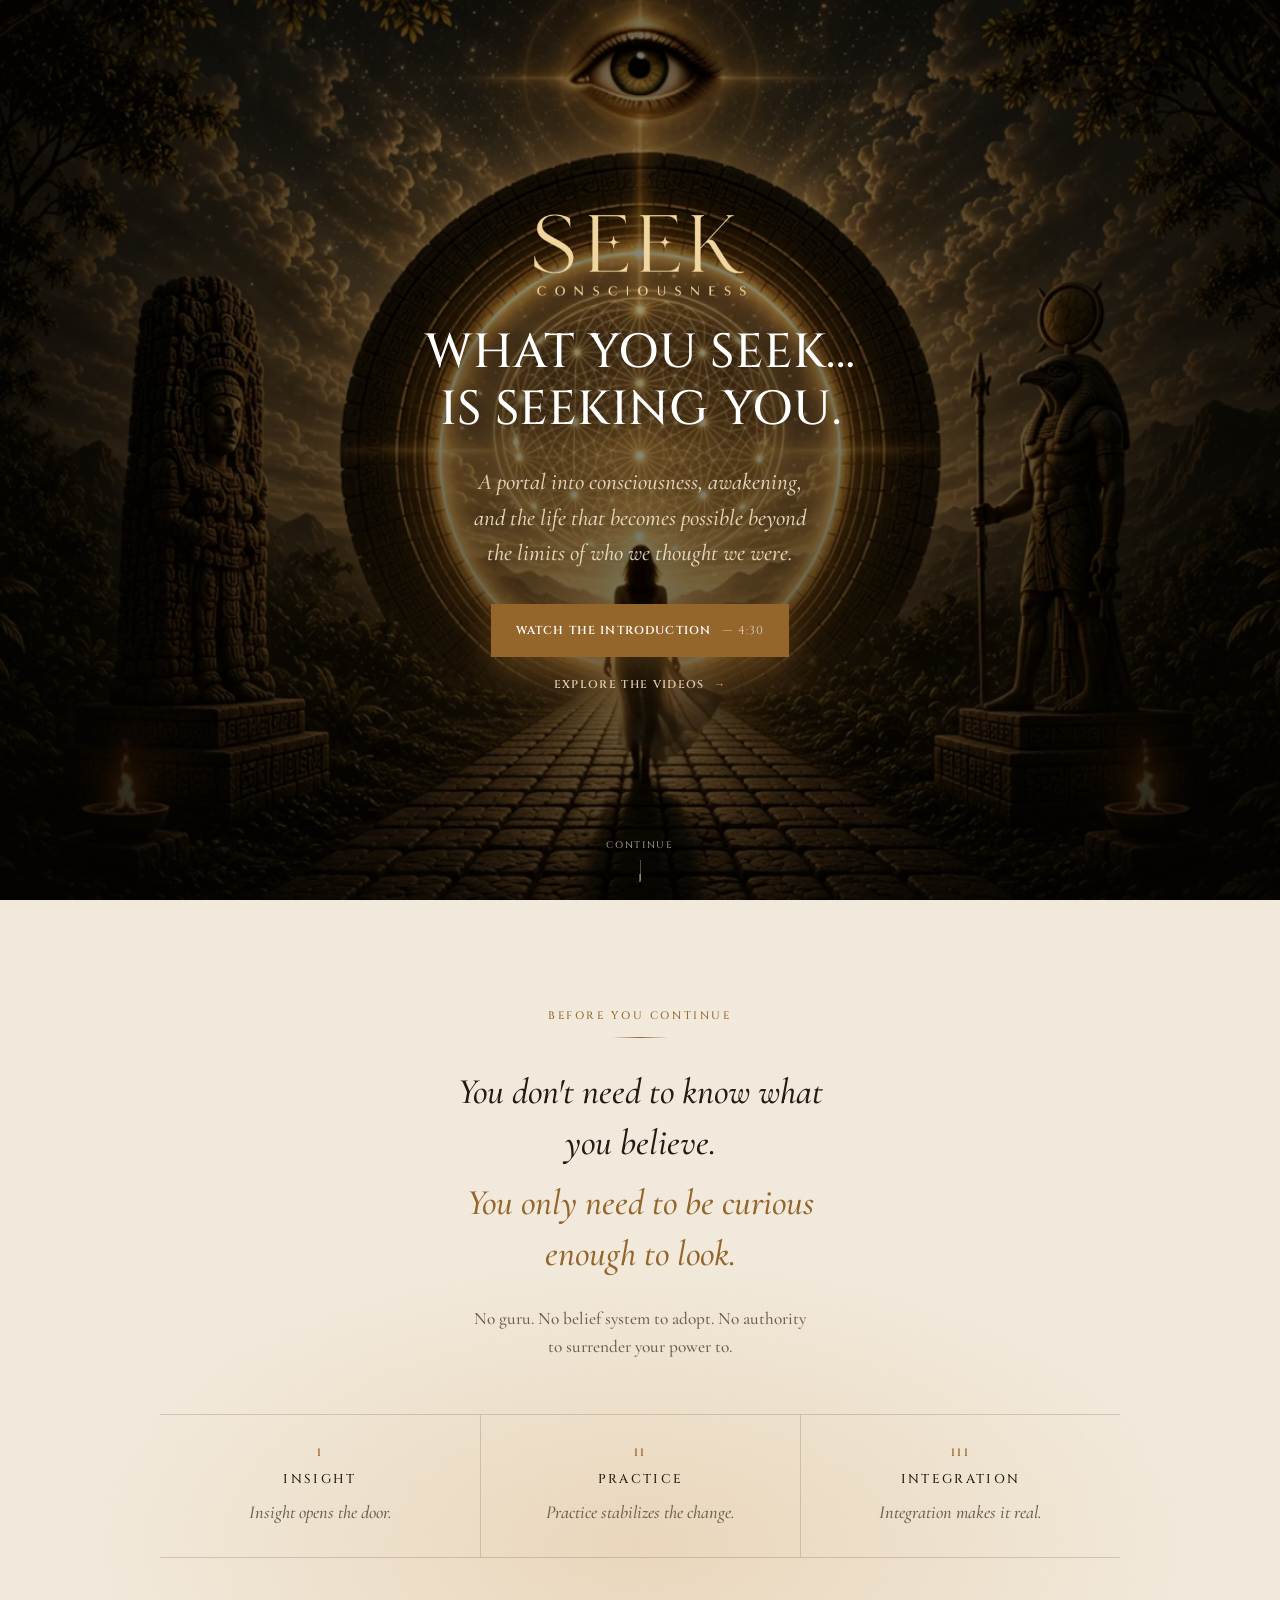
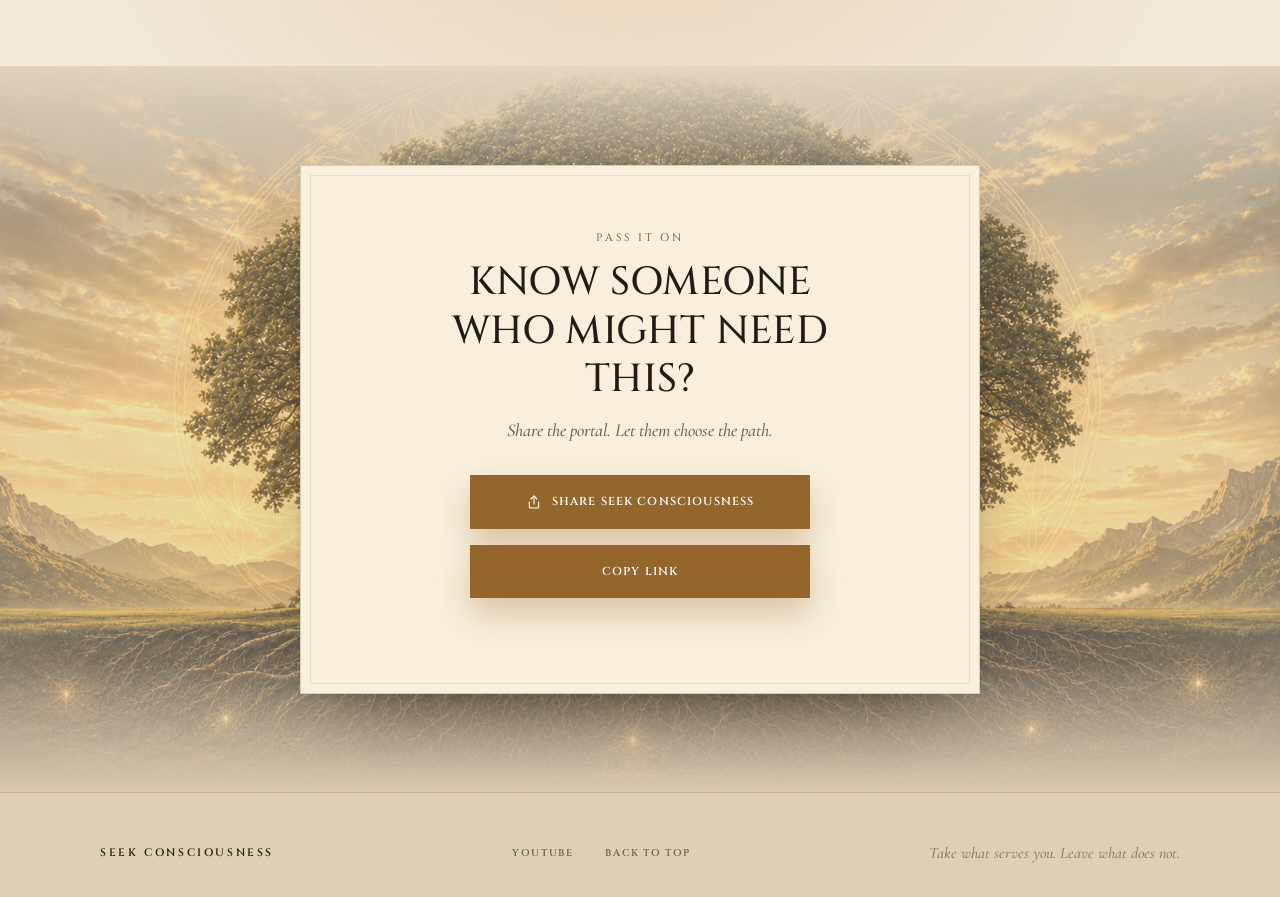
<file: connect.html>
<!DOCTYPE html>
<html lang="en">
<head>
  <meta charset="utf-8">
  <meta name="viewport" content="width=device-width, initial-scale=1, viewport-fit=cover">
  <title>Connect — Seek Consciousness</title>
  <meta name="description" content="A portal into consciousness, awakening, and the life that becomes possible beyond the limits of who we thought we were.">
  <meta name="robots" content="noindex">
  <link rel="preconnect" href="https://fonts.googleapis.com">
  <link rel="preconnect" href="https://fonts.gstatic.com" crossorigin>
  <link href="https://fonts.googleapis.com/css2?family=Cinzel:wght@400;500;600&amp;family=Cormorant+Garamond:ital,wght@0,400;0,500;0,600;1,400;1,500&amp;display=swap" rel="stylesheet">
  <style>
    :root {
      --dark:#040301;
      --paper:#eadfcb;
      --paper-light:#f4ecde;
      --paper-deep:#dfcfb4;
      --ink:#241b14;
      --muted:#6c6052;
      --ochre:#95662c;
      --ochre-light:#d9a869;
      --line:rgba(61,43,25,.18);
      --cream:#f8f0dd;
      --serif:'Cormorant Garamond', Georgia, serif;
      --display:'Cinzel', Georgia, serif;
      --ease:cubic-bezier(.22,.61,.36,1);
    }

    * { box-sizing:border-box; margin:0; padding:0; }
    html { scroll-behavior:smooth; }
    body {
      background:var(--paper-light);
      color:var(--ink);
      font-family:var(--serif);
      font-weight:500;
      -webkit-font-smoothing:antialiased;
    }
    a { color:inherit; text-decoration:none; }
    button { font:inherit; }
    a:focus-visible, button:focus-visible { outline:2px solid var(--ochre); outline-offset:3px; }
    section { scroll-margin-top:0; }

    .eyebrow { display:block; margin-bottom:14px; font-family:var(--display); font-size:.68rem; letter-spacing:.24em; text-transform:uppercase; color:var(--ochre); }

    .connect-wordmark {
      display:block; width:clamp(140px, 71px + 11.8vw, 260px); height:auto; margin:0 auto clamp(14px,2.6vh,22px);
      filter:drop-shadow(0 2px 16px rgba(0,0,0,.55));
    }

    /* Scroll / entrance reveal, matching the rest of the site */
    .text-reveal {
      opacity:0; transform:translate3d(0,14px,0);
      transition:opacity 420ms var(--ease) var(--reveal-delay,0ms), transform 420ms var(--ease) var(--reveal-delay,0ms);
      will-change:opacity,transform;
    }
    .text-reveal.is-visible { opacity:1; transform:translate3d(0,0,0); }
    @media (prefers-reduced-motion:reduce) { .text-reveal { opacity:1 !important; transform:none !important; } }

    /* ===== Shared section shell ===== */
    .connect-section {
      position:relative; width:100%; overflow:hidden; isolation:isolate;
      display:flex; align-items:center; justify-content:center;
    }
    .connect-content {
      position:relative; z-index:2; width:100%;
      display:flex; flex-direction:column; align-items:center; justify-content:center;
      padding:
        max(32px, env(safe-area-inset-top))
        clamp(24px,7vw,60px)
        max(32px, env(safe-area-inset-bottom));
      text-align:center;
    }

    /* ===== 1. Hero — entrance + the two choices ===== */
    .connect-hero {
      min-height:100svh;
      background:radial-gradient(circle at 50% 44%, #241606 0%, #0b0703 48%, #040301 84%);
    }
    .connect-video {
      position:absolute; inset:0; z-index:0;
      width:100%; height:100%; object-fit:cover; object-position:center top;
      filter:saturate(.86) contrast(1.04) brightness(.68);
      pointer-events:none;
    }
    .connect-scrim {
      position:absolute; inset:0; z-index:1; pointer-events:none;
      background:radial-gradient(circle at 50% 34%, rgba(4,3,1,.12) 0%, rgba(4,3,1,.5) 58%, rgba(4,3,1,.93) 100%);
    }
    .connect-headline {
      max-width:15ch; font-family:var(--display); font-weight:500;
      font-size:clamp(1.85rem, 1.35rem + 2.05vw, 3.4rem); line-height:1.2; letter-spacing:.015em;
      text-transform:uppercase; color:#fff;
      text-shadow:0 3px 24px rgba(0,0,0,.65);
    }
    .connect-sub {
      margin-top:clamp(16px,3.2vh,26px); max-width:34ch;
      font-family:var(--serif); font-style:italic; font-weight:500;
      font-size:clamp(1.05rem, 0.82rem + 0.77vw, 1.55rem); line-height:1.55;
      color:rgba(255,239,210,.82);
      text-shadow:0 2px 16px rgba(0,0,0,.5);
    }

    .connect-actions { display:flex; flex-direction:column; align-items:center; width:min(360px,86vw); margin-top:clamp(20px,3.6vh,32px); }
    .connect-btn {
      position:relative; display:flex; align-items:center; justify-content:center; gap:8px;
      padding:18px 24px; border:1px solid transparent; cursor:pointer;
      font-family:var(--display); font-size:.72rem; font-weight:600; letter-spacing:.1em; text-transform:uppercase;
      transition:transform .18s ease-out, background .3s var(--ease), border-color .3s ease, box-shadow .3s var(--ease), color .3s ease;
    }
    .connect-btn:active { transform:scale(.97); }
    .connect-btn--primary { background:var(--ochre); border-color:var(--ochre); color:#fff; box-shadow:0 16px 32px rgba(149,102,44,.32); }
    .connect-btn--outline { background:transparent; border-color:var(--ink); color:var(--ink); }
    @media (hover:hover) and (pointer:fine) {
      .connect-btn--primary:hover { background:#a8763a; box-shadow:0 20px 40px rgba(149,102,44,.42); transform:translateY(-2px); }
      .connect-btn--outline:hover { background:var(--ink); color:var(--paper-light); transform:translateY(-2px); box-shadow:0 14px 26px rgba(36,27,20,.16); }
    }
    .connect-duration { font-weight:400; opacity:.72; }

    /* Secondary action rendered as a text-link, not a second block button — matches the primary/secondary
       hierarchy pattern used elsewhere on the site (a filled button paired with a lighter arrow-link). */
    .connect-text-link {
      display:inline-flex; align-items:center; gap:9px; margin-top:20px;
      font-family:var(--display); font-size:.7rem; font-weight:600; letter-spacing:.12em; text-transform:uppercase;
      color:rgba(255,239,210,.86);
    }
    .connect-text-link span { color:var(--ochre-light); transition:transform .25s ease; }
    .connect-text-link:hover span { transform:translateX(4px); }

    .connect-scroll-cue {
      position:absolute; left:0; right:0; bottom:max(20px, env(safe-area-inset-bottom)); z-index:2;
      display:flex; flex-direction:column; align-items:center; gap:8px;
      font-family:var(--display); font-size:.6rem; letter-spacing:.18em; text-transform:uppercase;
      color:rgba(255,240,211,.6);
    }
    .connect-scroll-cue::after {
      content:''; width:1px; height:20px; background:rgba(255,240,211,.3); position:relative; overflow:hidden;
    }
    .connect-scroll-cue::before {
      content:''; position:absolute; bottom:max(-2px, calc(env(safe-area-inset-bottom) * -1 - 2px)); left:50%; width:1px; height:8px;
      background:var(--ochre-light); transform:translateX(-50%);
      animation:connectScrollPulse 2.2s var(--ease) infinite;
    }
    @keyframes connectScrollPulse { 0%,100% { opacity:.15; transform:translate(-50%,0); } 50% { opacity:1; transform:translate(-50%,10px); } }

    /* ===== 2. Threshold — the reflective beat, carrying the method ===== */
    .connect-threshold {
      background:var(--paper-light);
      padding-block:clamp(72px,12vh,140px);
    }
    .connect-threshold .connect-content {
      padding:0 clamp(24px,7vw,60px);
    }
    .threshold-glow {
      position:absolute; inset:0; z-index:0; pointer-events:none;
      background:radial-gradient(60% 52% at 50% 84%, rgba(217,168,105,.28) 0%, rgba(217,168,105,0) 72%);
    }
    .threshold-grain {
      position:absolute; inset:0; z-index:1; pointer-events:none; opacity:.16; mix-blend-mode:multiply;
      background-image:url("data:image/svg+xml;utf8,<svg xmlns='http://www.w3.org/2000/svg' width='160' height='160'><filter id='n'><feTurbulence type='fractalNoise' baseFrequency='.85' numOctaves='3'/></filter><rect width='100%' height='100%' filter='url(%23n)' opacity='.5'/></svg>");
    }

    .threshold-inner {
      width:min(960px,100%); margin-inline:auto;
      display:flex; flex-direction:column; align-items:center; text-align:center;
    }
    .threshold-rule {
      width:56px; height:1px; margin-bottom:clamp(20px,3.2vh,30px);
      background:linear-gradient(90deg, rgba(149,102,44,0), var(--ochre), rgba(149,102,44,0));
    }
    .threshold-quote {
      max-width:26ch;
      font-family:var(--serif); font-style:italic; font-weight:500;
      font-size:clamp(1.36rem, 0.8rem + 1.82vw, 2.5rem); line-height:1.4; color:var(--ink);
    }
    .threshold-quote span { display:block; }
    .threshold-quote span + span { margin-top:.28em; color:var(--ochre); }
    .threshold-note {
      margin-top:clamp(18px,3vh,26px); max-width:42ch;
      font-size:1.08rem; line-height:1.6; color:var(--muted);
    }

    /* The method is a real sequence, so it reads left to right as three equal beats. */
    .threshold-steps {
      list-style:none; width:100%; margin-top:clamp(38px,6vh,66px);
      display:grid; border-top:1px solid var(--line);
    }
    .threshold-step {
      padding:clamp(22px,3.4vh,32px) clamp(14px,3vw,26px);
      border-bottom:1px solid var(--line);
    }
    .threshold-num {
      display:block; font-family:var(--display); font-size:.66rem; font-weight:600;
      letter-spacing:.2em; color:var(--ochre);
    }
    .threshold-title {
      margin-top:11px; font-family:var(--display); font-weight:500; font-size:.8rem;
      letter-spacing:.18em; text-transform:uppercase; color:var(--ink);
    }
    .threshold-copy {
      margin-top:11px; font-family:var(--serif); font-style:italic;
      font-size:1.14rem; line-height:1.5; color:var(--muted);
    }
    @media (min-width:760px) {
      .threshold-steps { grid-template-columns:repeat(3,1fr); border-bottom:1px solid var(--line); }
      .threshold-step { border-bottom:0; border-left:1px solid var(--line); }
      .threshold-step:first-child { border-left:0; }
    }

    /* ===== 3. Share — the close, held in a plaque instead of floating ===== */
    .connect-share-section {
      background:var(--paper);
      padding-block:clamp(72px,11vh,124px);
    }
    .connect-share-section .connect-content { padding:0 clamp(24px,7vw,60px); }
    /* Living Tree as atmosphere. The artwork is already light-keyed, so it carries its own
       opacity and a warm grade instead of a multiply blend — multiply had nothing to darken. */
    .share-bg {
      position:absolute; inset:0; z-index:0; pointer-events:none;
      width:100%; height:100%; object-fit:cover; object-position:center 42%;
      opacity:.92; filter:sepia(.3) saturate(1.05) contrast(1.14) brightness(.93);
    }
    .share-scrim {
      position:absolute; inset:0; z-index:1; pointer-events:none;
      background:
        radial-gradient(74% 60% at 50% 46%, rgba(234,223,203,.06) 0%, rgba(234,223,203,.32) 62%, rgba(223,207,180,.58) 100%),
        linear-gradient(180deg, rgba(234,223,203,.92) 0%, rgba(234,223,203,0) 18%, rgba(234,223,203,0) 82%, rgba(223,207,180,.92) 100%);
    }
    .share-plaque {
      position:relative; width:min(680px,100%);
      padding:clamp(38px,6.5vw,64px) clamp(26px,5.5vw,58px);
      background:var(--cream); border:1px solid var(--line);
      box-shadow:0 40px 70px -40px rgba(36,27,20,.62), 0 2px 10px rgba(36,27,20,.08);
    }
    .share-plaque::after {
      content:''; position:absolute; inset:9px; border:1px solid rgba(61,43,25,.1); pointer-events:none;
    }
    .connect-share-heading {
      max-width:18ch; margin-inline:auto; font-family:var(--display); font-weight:500;
      font-size:clamp(1.5rem, 0.97rem + 1.85vw, 2.7rem); line-height:1.24; letter-spacing:.01em;
      text-transform:uppercase; color:var(--ink);
    }
    .connect-share-sub {
      margin-top:14px; font-family:var(--serif); font-style:italic; font-size:1.14rem; color:var(--muted);
    }
    .share-actions {
      margin-top:clamp(24px,4.2vh,34px);
      display:flex; flex-direction:column; align-items:center; gap:16px;
    }
    .connect-share-btn { width:min(340px,100%); gap:10px; }
    .connect-share-btn svg { width:16px; height:16px; flex:0 0 auto; }
    .share-copy {
      background:none; border:0; cursor:pointer; padding:4px 0 5px;
      font-family:var(--display); font-size:.66rem; font-weight:600; letter-spacing:.14em; text-transform:uppercase;
      color:var(--muted); border-bottom:1px solid rgba(61,43,25,.3);
      transition:color .25s ease, border-color .25s ease;
    }
    .share-copy:hover { color:var(--ochre); border-color:var(--ochre); }
    /* Desktop browsers without a native share sheet: the copy action takes the primary slot. */
    .share-copy--solo {
      width:min(340px,100%); padding:18px 24px; border:1px solid var(--ochre);
      background:var(--ochre); color:#fff; letter-spacing:.1em; font-size:.72rem;
      box-shadow:0 16px 32px rgba(149,102,44,.32);
    }
    .share-copy--solo:hover { background:#a8763a; color:#fff; border-color:#a8763a; }
    .connect-share-feedback {
      min-height:1.4em; margin-top:16px;
      font-family:var(--display); font-size:.66rem; letter-spacing:.1em; text-transform:uppercase; color:var(--ochre);
    }

    /* ===== Footer — closes the page without adding another choice ===== */
    .connect-footer {
      background:var(--paper-deep); border-top:1px solid var(--line);
      padding:clamp(34px,5.5vh,54px) clamp(24px,7vw,60px) max(34px, env(safe-area-inset-bottom));
    }
    .footer-inner {
      width:min(1080px,100%); margin-inline:auto;
      display:flex; flex-direction:column; align-items:center; gap:18px; text-align:center;
    }
    .footer-wordmark {
      font-family:var(--display); font-size:.68rem; font-weight:600; letter-spacing:.24em;
      text-transform:uppercase; color:var(--ink);
    }
    .footer-nav { display:flex; flex-wrap:wrap; justify-content:center; gap:clamp(18px,4vw,32px); }
    .footer-nav a {
      font-family:var(--display); font-size:.62rem; font-weight:600; letter-spacing:.16em; text-transform:uppercase;
      color:var(--muted); transition:color .25s ease;
    }
    .footer-nav a:hover { color:var(--ochre); }
    .footer-legal { font-family:var(--serif); font-style:italic; font-size:1rem; color:rgba(36,27,20,.45); }
    @media (min-width:720px) {
      .footer-inner { flex-direction:row; justify-content:space-between; text-align:left; }
    }

    @media (prefers-reduced-motion:reduce) {
      *, *::before, *::after { animation-duration:.001ms !important; transition-duration:.001ms !important; }
    }

    /* ===== Inline intro video modal ===== */
    .connect-modal {
      position:fixed; inset:0; z-index:50; display:flex; align-items:center; justify-content:center;
      padding:0; opacity:0; visibility:hidden; pointer-events:none;
      transition:opacity .35s var(--ease), visibility .35s var(--ease);
    }
    .connect-modal.is-open { opacity:1; visibility:visible; pointer-events:auto; }
    .connect-modal-backdrop { position:absolute; inset:0; background:rgba(3,2,1,.94); backdrop-filter:blur(4px); -webkit-backdrop-filter:blur(4px); }
    .connect-modal-frame {
      position:relative; z-index:1; width:min(920px,100%); aspect-ratio:16/9; background:#000;
      transform:scale(.97); opacity:0; transition:transform .4s var(--ease), opacity .4s var(--ease);
    }
    .connect-modal.is-open .connect-modal-frame { transform:scale(1); opacity:1; }
    .connect-modal-frame iframe { position:absolute; inset:0; width:100%; height:100%; border:0; }
    .connect-modal-close {
      position:absolute; top:max(18px, env(safe-area-inset-top)); right:max(18px, env(safe-area-inset-right)); z-index:2;
      width:42px; height:42px; border-radius:50%; display:grid; place-items:center;
      background:rgba(5,4,3,.7); color:var(--cream); border:1px solid rgba(248,240,221,.3);
    }
    .connect-modal-close svg { width:16px; height:16px; }
    @media (hover:hover) and (pointer:fine) {
      .connect-modal-close:hover { background:var(--ochre); }
    }
  </style>
</head>
<body>

  <!-- 1. HERO — entrance + the two choices -->
  <section class="connect-section connect-hero" id="top">
    <video
      class="connect-video"
      src="assets/media/hero-background.mp4"
      poster="assets/media/hero.png"
      autoplay
      muted
      loop
      playsinline
      webkit-playsinline
      preload="auto"
      fetchpriority="high"
      tabindex="-1"
      disablepictureinpicture
      aria-hidden="true"
    ></video>
    <div class="connect-scrim" aria-hidden="true"></div>

    <div class="connect-content">
      <img class="connect-wordmark text-reveal" src="assets/media/seek-consciousness-logo.png" alt="Seek Consciousness">

      <h1 class="connect-headline text-reveal">What you seek&hellip; is seeking you.</h1>
      <p class="connect-sub text-reveal">A portal into consciousness, awakening, and the life that becomes possible beyond the limits of who we thought we were.</p>

      <div class="connect-actions text-reveal">
        <button type="button" class="connect-btn connect-btn--primary" id="watchIntroBtn" data-youtube="KzyxaK0nHMw" data-title="An introduction to Seek Consciousness">
          Watch the Introduction&nbsp;<span class="connect-duration">— 4:30</span>
        </button>
        <a class="connect-text-link" id="exploreLink" href="https://www.youtube.com/@seek_consciousness" target="_blank" rel="noopener noreferrer">
          Explore the Videos <span aria-hidden="true">&#8594;</span>
        </a>
      </div>
    </div>

    <a class="connect-scroll-cue" href="#pause" aria-label="Continue">Continue</a>
  </section>

  <!-- 2. THRESHOLD — the reflective beat, plus the method in three lines -->
  <section class="connect-section connect-threshold" id="pause">
    <div class="threshold-glow" aria-hidden="true"></div>
    <div class="threshold-grain" aria-hidden="true"></div>

    <div class="connect-content">
      <div class="threshold-inner">
        <span class="eyebrow text-reveal">Before You Continue</span>
        <div class="threshold-rule text-reveal" aria-hidden="true"></div>
        <blockquote class="threshold-quote text-reveal">
          <span>You don't need to know what you believe.</span>
          <span>You only need to be curious enough to look.</span>
        </blockquote>
        <p class="threshold-note text-reveal">No guru. No belief system to adopt. No authority to surrender your power to.</p>

        <ol class="threshold-steps">
          <li class="threshold-step text-reveal">
            <span class="threshold-num" aria-hidden="true">I</span>
            <h2 class="threshold-title">Insight</h2>
            <p class="threshold-copy">Insight opens the door.</p>
          </li>
          <li class="threshold-step text-reveal">
            <span class="threshold-num" aria-hidden="true">II</span>
            <h2 class="threshold-title">Practice</h2>
            <p class="threshold-copy">Practice stabilizes the change.</p>
          </li>
          <li class="threshold-step text-reveal">
            <span class="threshold-num" aria-hidden="true">III</span>
            <h2 class="threshold-title">Integration</h2>
            <p class="threshold-copy">Integration makes it real.</p>
          </li>
        </ol>
      </div>
    </div>
  </section>

  <!-- 3. SHARE — the close -->
  <section class="connect-section connect-share-section" id="share">
    <img class="share-bg" src="assets/media/tree.png" alt="" aria-hidden="true" loading="lazy" decoding="async">
    <div class="share-scrim" aria-hidden="true"></div>

    <div class="connect-content">
      <div class="share-plaque text-reveal">
        <span class="eyebrow">Pass It On</span>
        <h2 class="connect-share-heading">Know someone who might need this?</h2>
        <p class="connect-share-sub">Share the portal. Let them choose the path.</p>

        <div class="share-actions">
          <button type="button" class="connect-btn connect-btn--primary connect-share-btn" id="shareBtn">
            <svg viewBox="0 0 24 24" fill="none" stroke="currentColor" stroke-width="1.6" stroke-linecap="round" stroke-linejoin="round" aria-hidden="true"><path d="M12 3v12"/><path d="M7.5 7.5 12 3l4.5 4.5"/><path d="M5 12v7a2 2 0 0 0 2 2h10a2 2 0 0 0 2-2v-7"/></svg>
            Share Seek Consciousness
          </button>
          <button type="button" class="share-copy" id="copyBtn">Copy link</button>
        </div>

        <p class="connect-share-feedback" id="shareFeedback" aria-live="polite"></p>
      </div>
    </div>
  </section>

  <footer class="connect-footer">
    <div class="footer-inner">
      <p class="footer-wordmark">Seek Consciousness</p>
      <nav class="footer-nav" aria-label="Footer">
        <a href="https://www.youtube.com/@seek_consciousness" target="_blank" rel="noopener noreferrer">YouTube</a>
        <a href="#top">Back to top</a>
      </nav>
      <p class="footer-legal">Take what serves you. Leave what does not.</p>
    </div>
  </footer>

  <div class="connect-modal" id="connectModal" aria-hidden="true" role="dialog" aria-modal="true" aria-label="An introduction to Seek Consciousness">
    <div class="connect-modal-backdrop" data-modal-dismiss></div>
    <button type="button" class="connect-modal-close" data-modal-dismiss aria-label="Close">
      <svg viewBox="0 0 24 24" fill="none" stroke="currentColor" stroke-width="1.6" stroke-linecap="round"><path d="M6 6l12 12M18 6L6 18"/></svg>
    </button>
    <div class="connect-modal-frame"></div>
  </div>

  <script>
    (() => {
      'use strict';

      /*
        Analytics hook point.
        Tracking was intentionally left out for this first version. When you pick a tool
        (GA4, Plausible, Meta Pixel, a custom endpoint, etc.), replace the body of this
        function with the real call — every event below already fires through it:
          - 'page_view'       fires once on load
          - 'intro_open'      fires when the introduction video is opened
          - 'explore_click'   fires when "Explore the Videos" is tapped
          - 'share_native'    fires when the OS share sheet completes successfully
          - 'share_copy_link' fires when the copy-link action is used
        Example for GA4: gtag('event', name, params);
      */
      const trackEvent = (name, params = {}) => {
        console.info('[connect]', name, params);
      };
      trackEvent('page_view');

      /* Scroll / entrance reveal */
      const reducedMotion = window.matchMedia('(prefers-reduced-motion: reduce)');
      const revealItems = Array.from(document.querySelectorAll('.text-reveal'));
      revealItems.forEach((el, i) => el.style.setProperty('--reveal-delay', `${Math.min(i % 6, 5) * 70}ms`));
      if (reducedMotion.matches || !('IntersectionObserver' in window)) {
        revealItems.forEach(el => el.classList.add('is-visible'));
      } else {
        const revealObserver = new IntersectionObserver(entries => {
          entries.forEach(entry => {
            if (!entry.isIntersecting) return;
            entry.target.classList.add('is-visible');
            revealObserver.unobserve(entry.target);
          });
        }, { threshold:0.08, rootMargin:'0px 0px -6% 0px' });
        revealItems.forEach(el => revealObserver.observe(el));
      }

      const video = document.querySelector('.connect-video');
      const playPromise = video?.play();
      if (playPromise && typeof playPromise.catch === 'function') {
        playPromise.catch(() => { /* Autoplay may need a user gesture on some devices — poster frame covers this. */ });
      }

      const modal = document.getElementById('connectModal');
      const modalFrame = modal?.querySelector('.connect-modal-frame');
      const watchBtn = document.getElementById('watchIntroBtn');
      let lastFocused = null;

      const openModal = () => {
        const id = watchBtn?.dataset.youtube;
        if (!id || !modal || !modalFrame) return;
        trackEvent('intro_open', { video_id: id });
        lastFocused = document.activeElement;
        const iframe = document.createElement('iframe');
        iframe.src = `https://www.youtube-nocookie.com/embed/${id}?rel=0&autoplay=1`;
        iframe.title = watchBtn.dataset.title || 'Seek Consciousness introduction';
        iframe.referrerPolicy = 'strict-origin-when-cross-origin';
        iframe.allow = 'accelerometer; autoplay; clipboard-write; encrypted-media; gyroscope; picture-in-picture; web-share';
        iframe.allowFullscreen = true;
        modalFrame.innerHTML = '';
        modalFrame.appendChild(iframe);
        modal.classList.add('is-open');
        modal.setAttribute('aria-hidden', 'false');
        modal.querySelector('.connect-modal-close')?.focus();
      };

      const closeModal = () => {
        if (!modal?.classList.contains('is-open')) return;
        modal.classList.remove('is-open');
        modal.setAttribute('aria-hidden', 'true');
        if (modalFrame) modalFrame.innerHTML = '';
        (lastFocused || watchBtn)?.focus();
      };

      watchBtn?.addEventListener('click', openModal);
      modal?.querySelectorAll('[data-modal-dismiss]').forEach(el => el.addEventListener('click', closeModal));
      document.addEventListener('keydown', e => { if (e.key === 'Escape') closeModal(); });

      document.getElementById('exploreLink')?.addEventListener('click', () => trackEvent('explore_click'));

      /* Share — native share sheet where available, copy link always offered as its own action */
      const shareBtn = document.getElementById('shareBtn');
      const copyBtn = document.getElementById('copyBtn');
      const shareFeedback = document.getElementById('shareFeedback');
      const shareData = {
        title: 'Seek Consciousness',
        text: 'What you seek… is seeking you.',
        url: 'https://seekconsciousness.com/connect'
      };
      let feedbackTimer = null;
      const showFeedback = (message) => {
        if (!shareFeedback) return;
        shareFeedback.textContent = message;
        window.clearTimeout(feedbackTimer);
        feedbackTimer = window.setTimeout(() => { shareFeedback.textContent = ''; }, 2600);
      };

      const copyLink = async () => {
        try {
          await navigator.clipboard.writeText(shareData.url);
          trackEvent('share_copy_link');
          showFeedback('Link copied');
        } catch {
          showFeedback(shareData.url);
        }
      };

      if (navigator.share) {
        shareBtn?.addEventListener('click', async () => {
          try {
            await navigator.share(shareData);
            trackEvent('share_native');
          } catch (err) {
            if (err?.name !== 'AbortError') trackEvent('share_native_error', { message: err?.message });
          }
        });
      } else {
        /* No OS share sheet (most desktop browsers) — promote copy link to the primary action. */
        if (shareBtn) shareBtn.hidden = true;
        copyBtn?.classList.add('share-copy--solo');
      }

      copyBtn?.addEventListener('click', copyLink);
    })();
  </script>
</body>
</html>
</file>
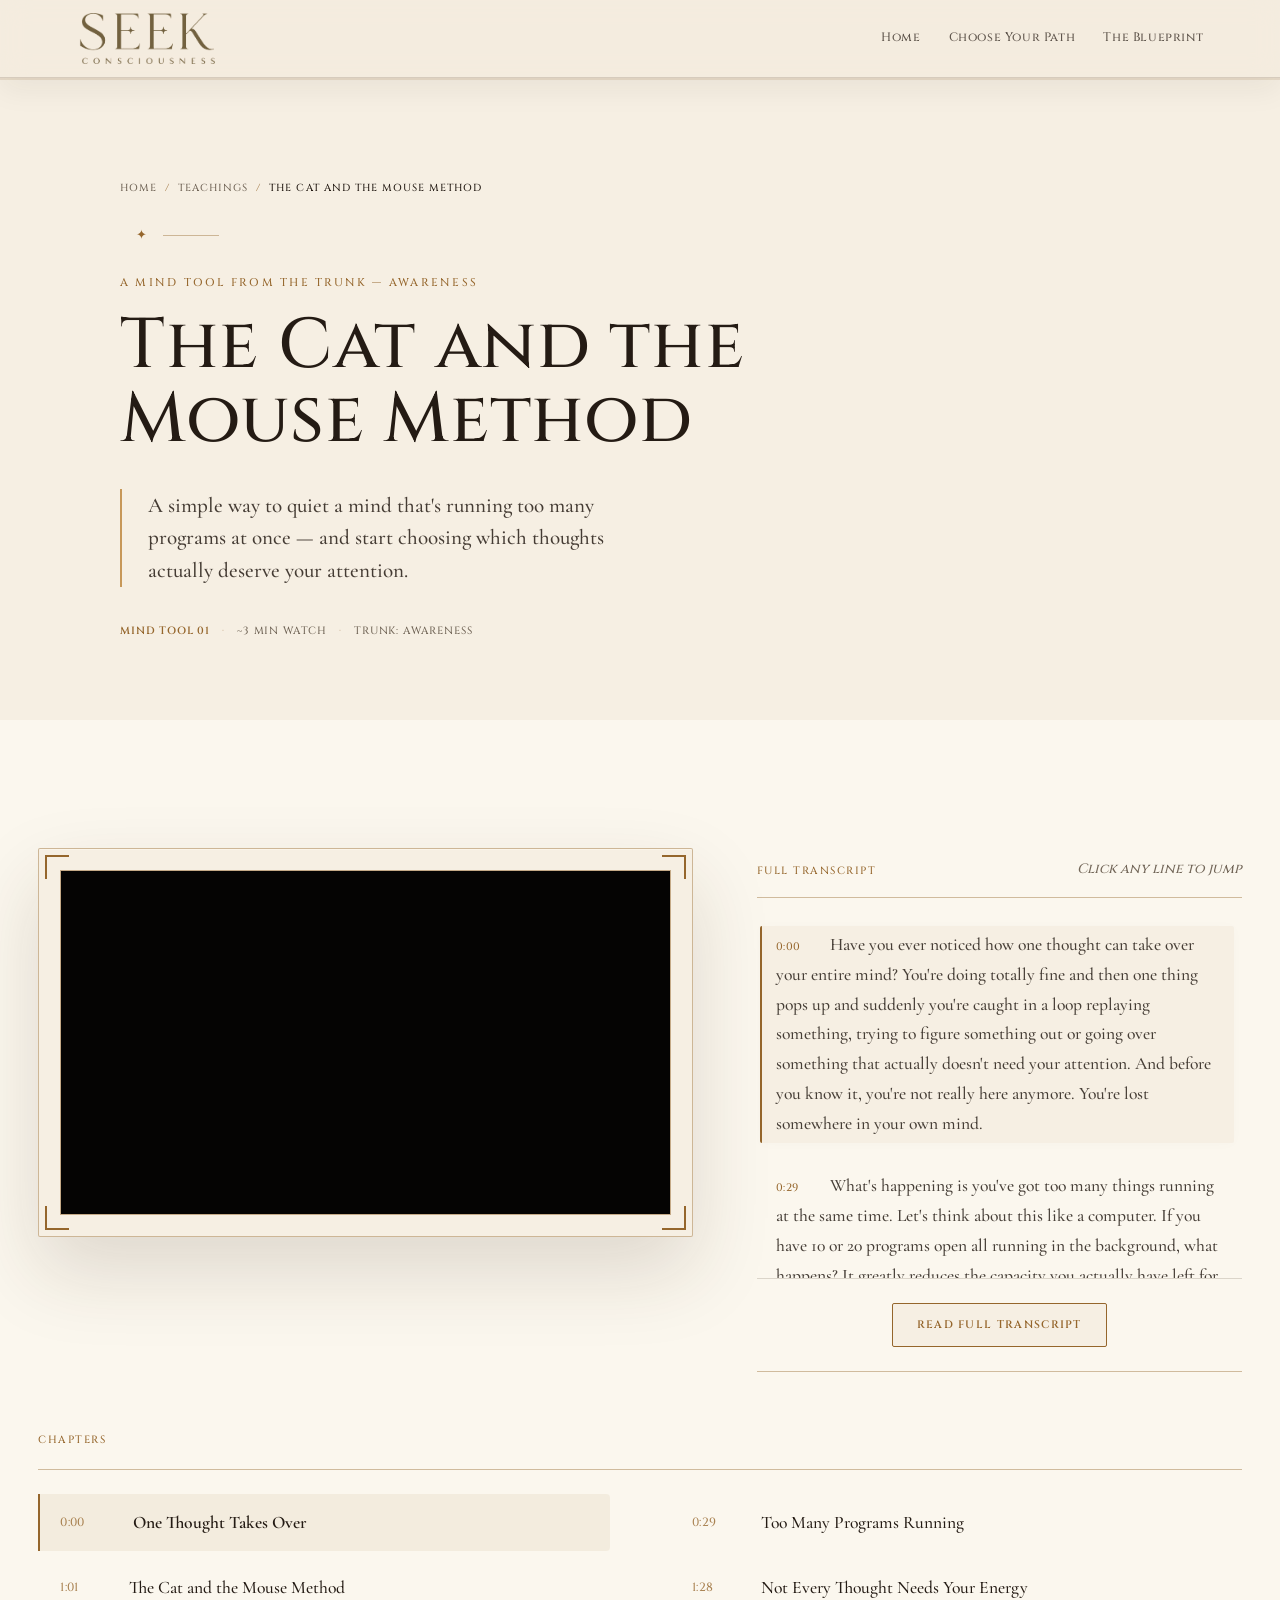
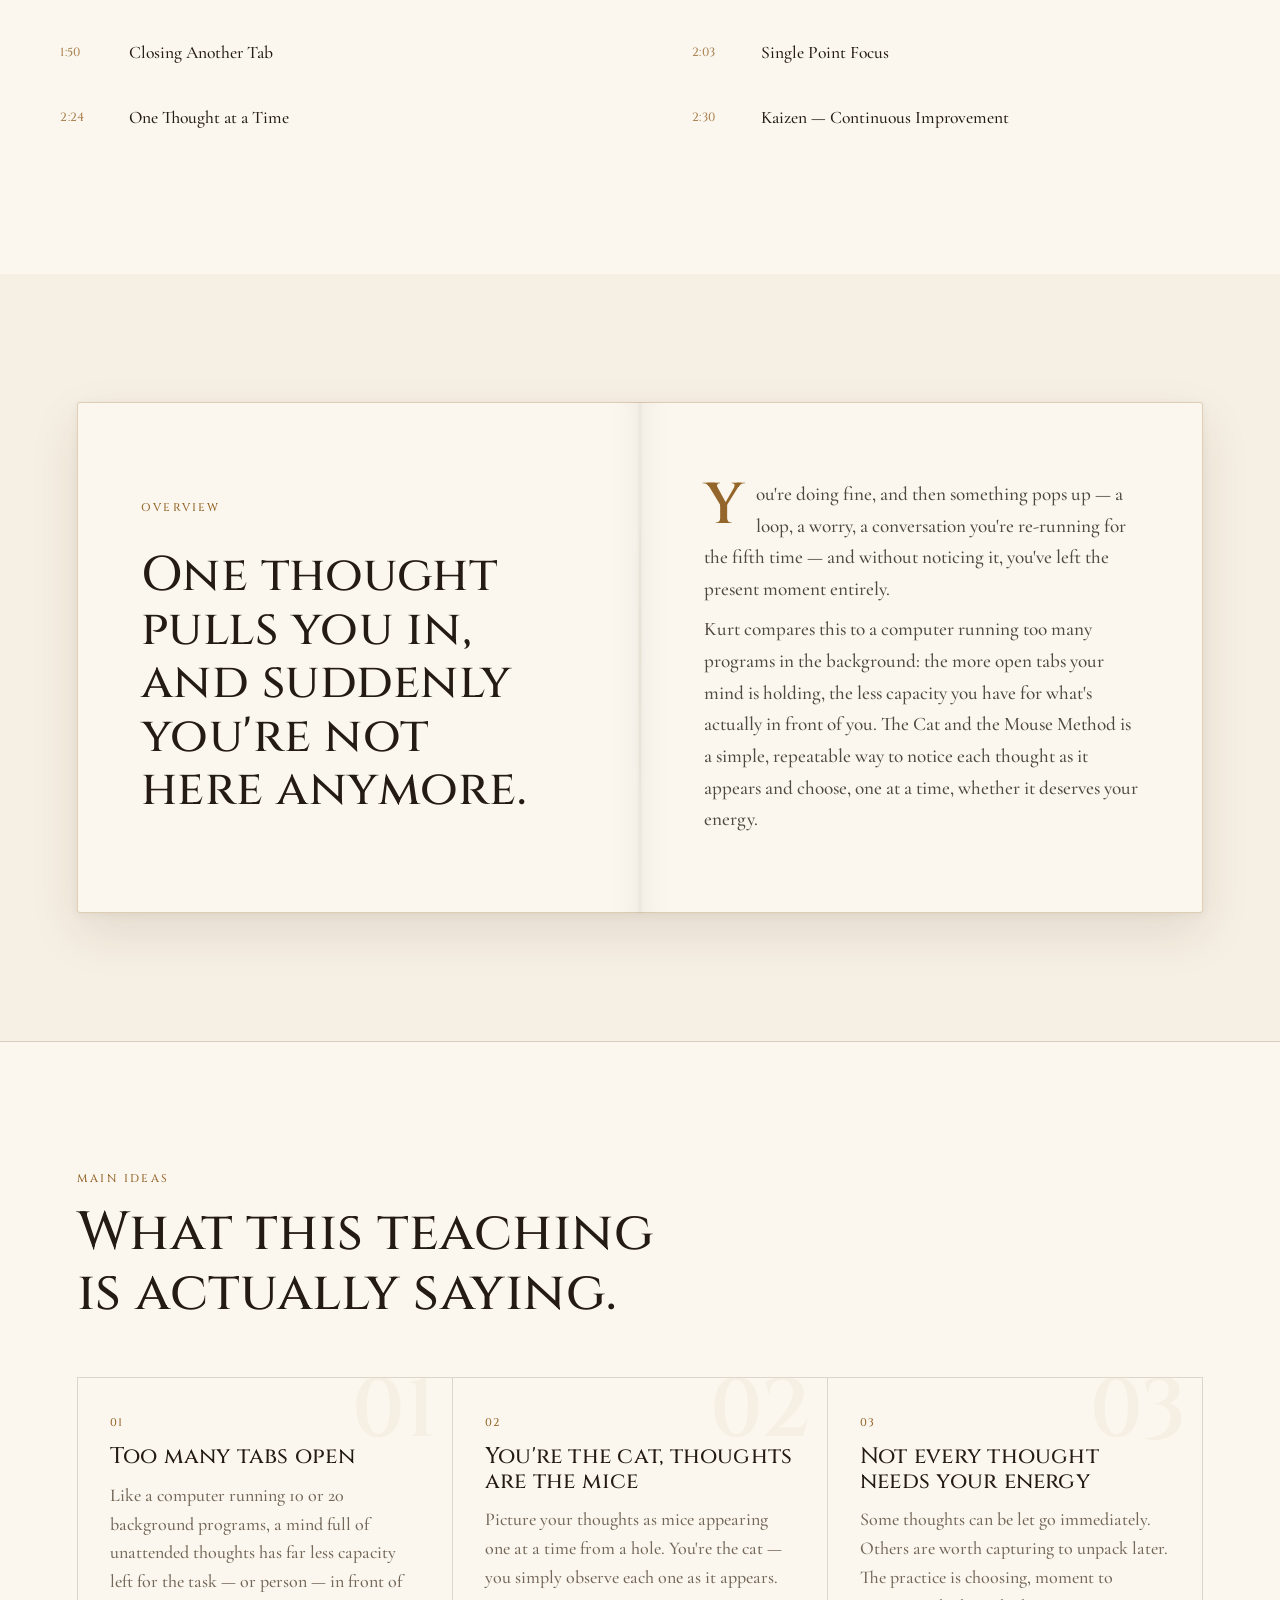
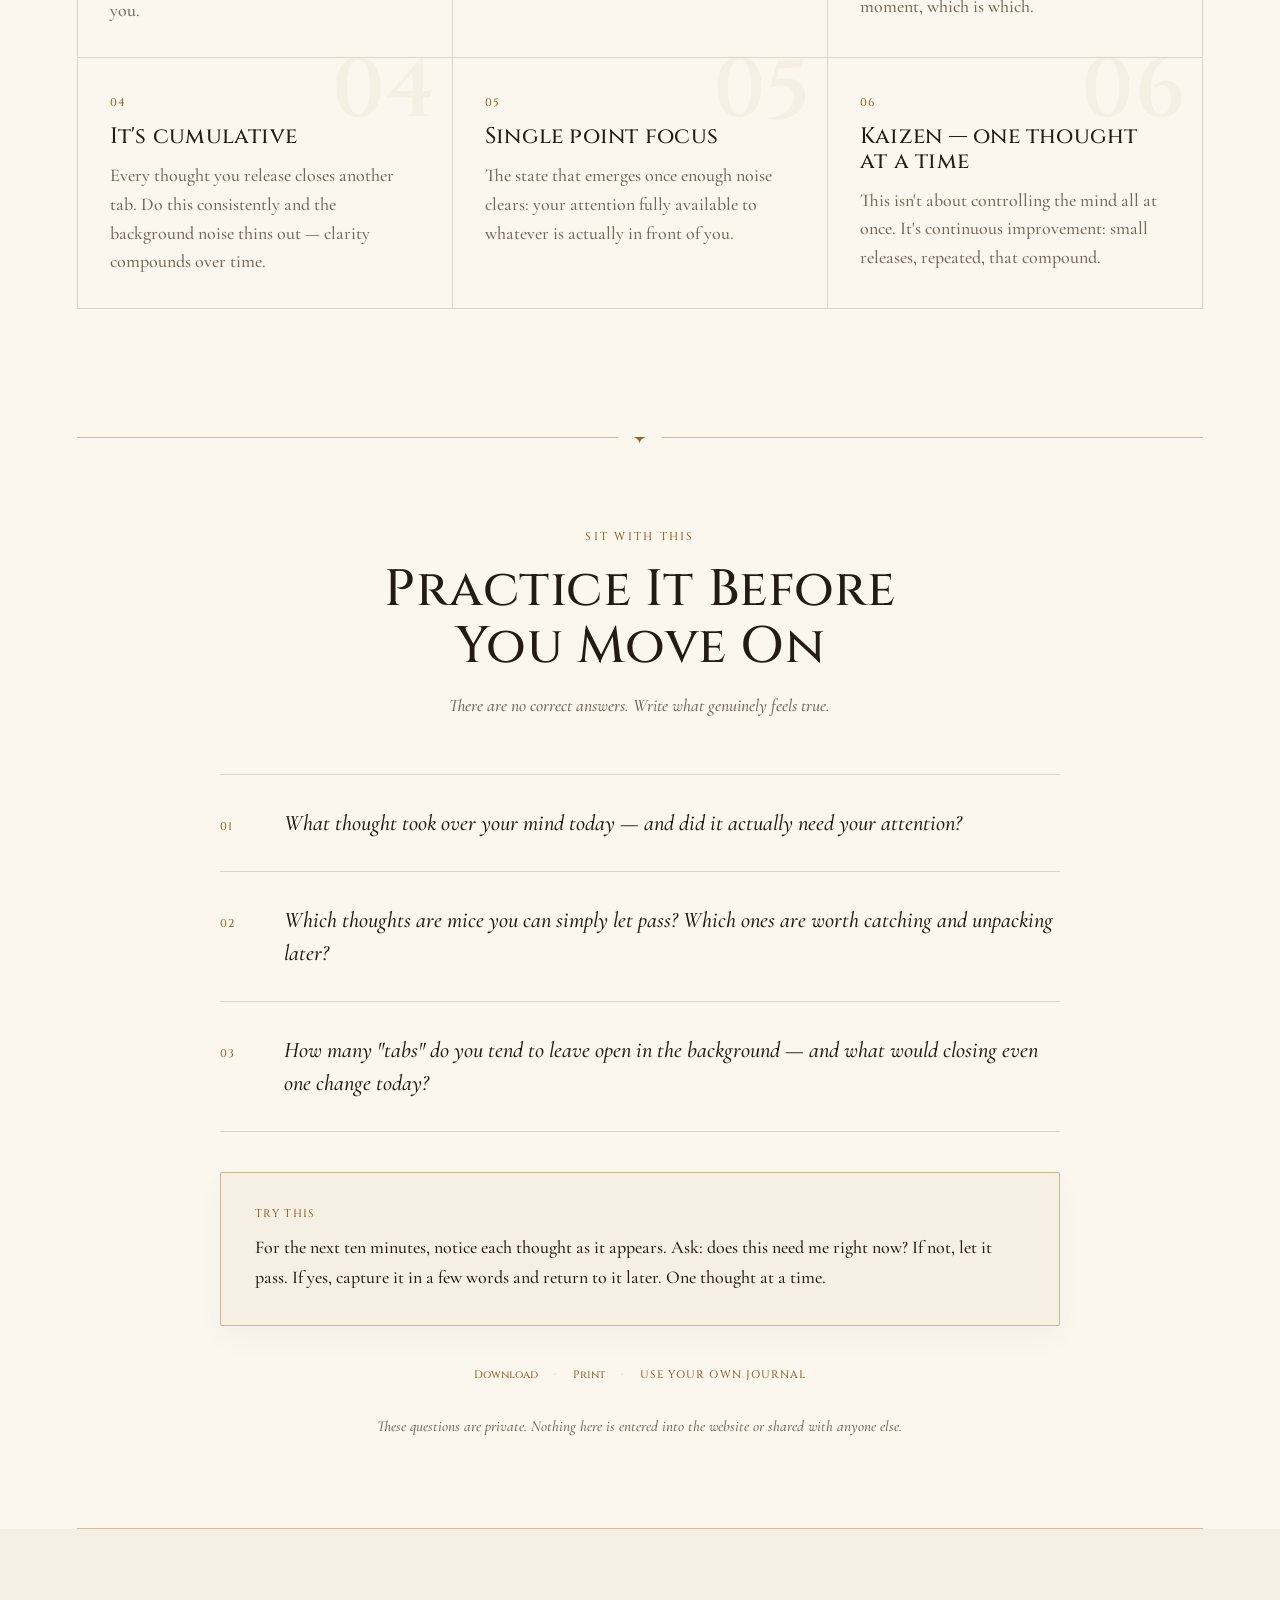
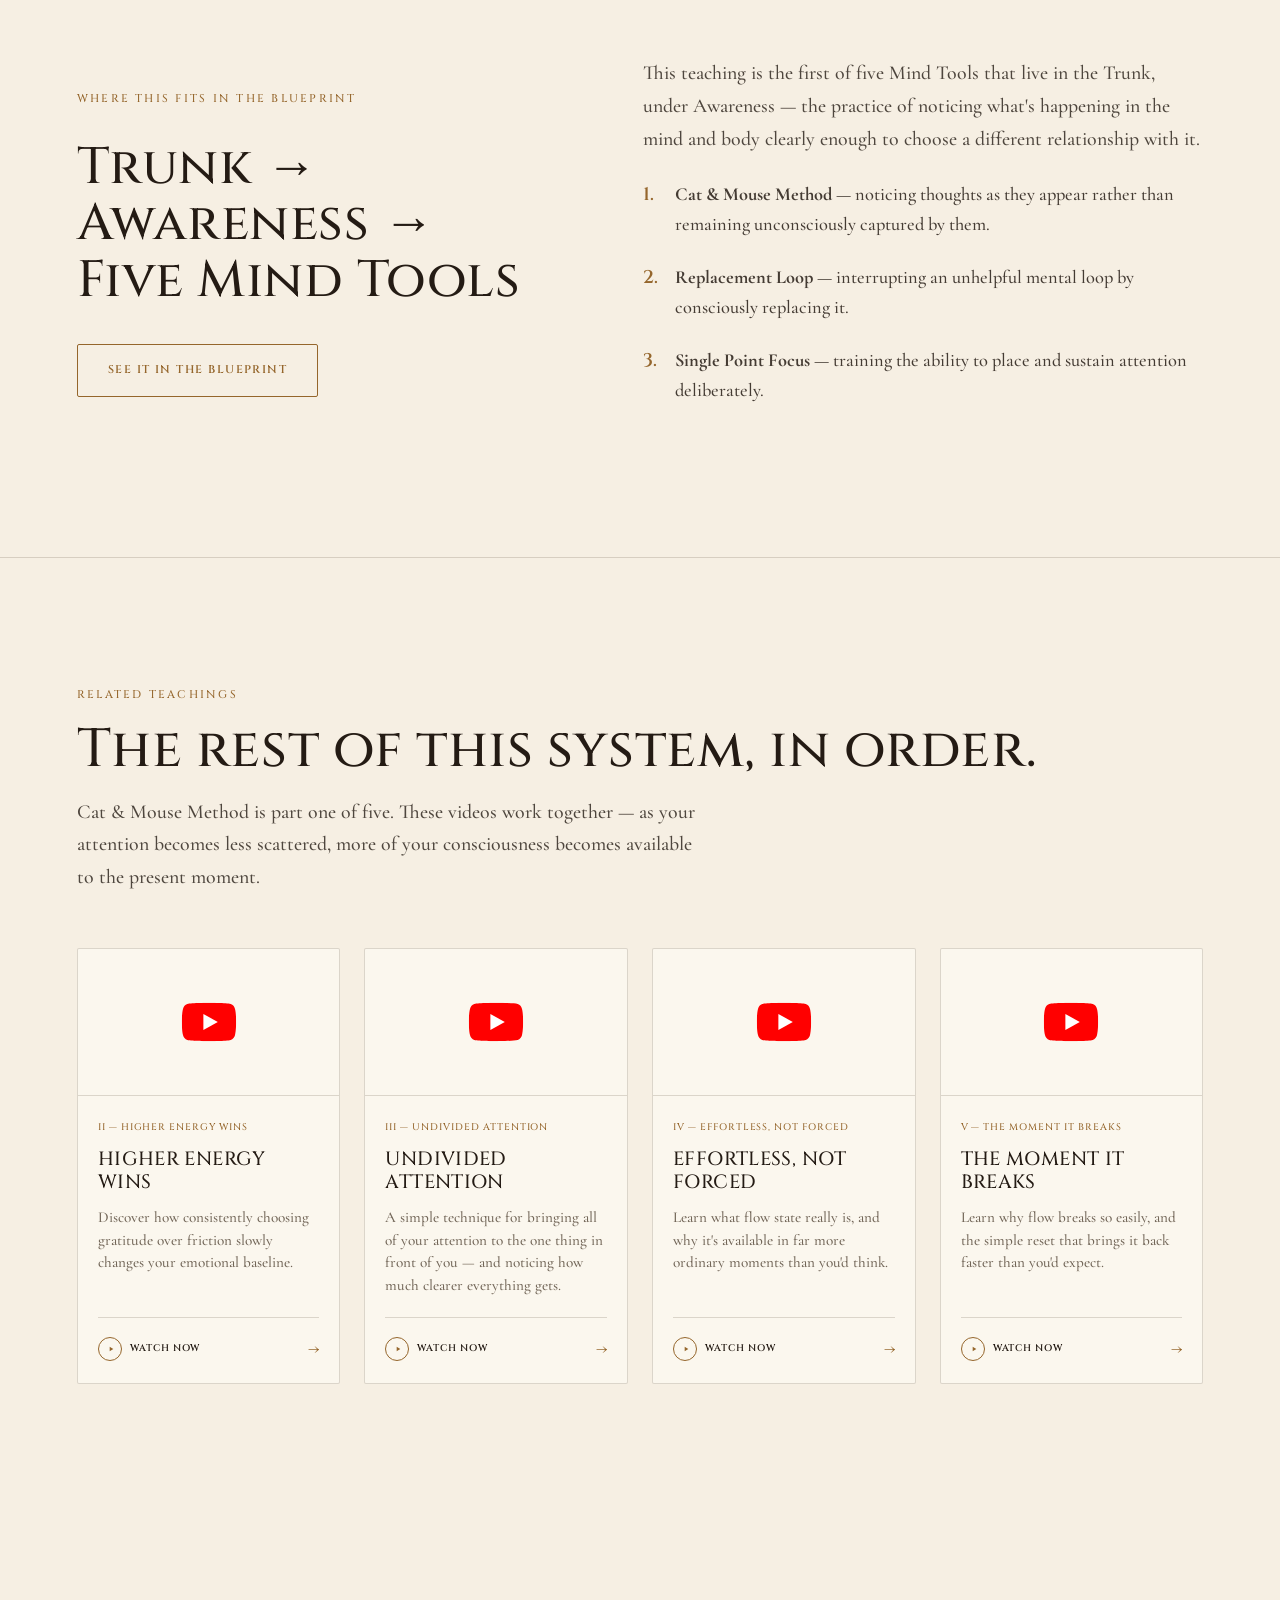
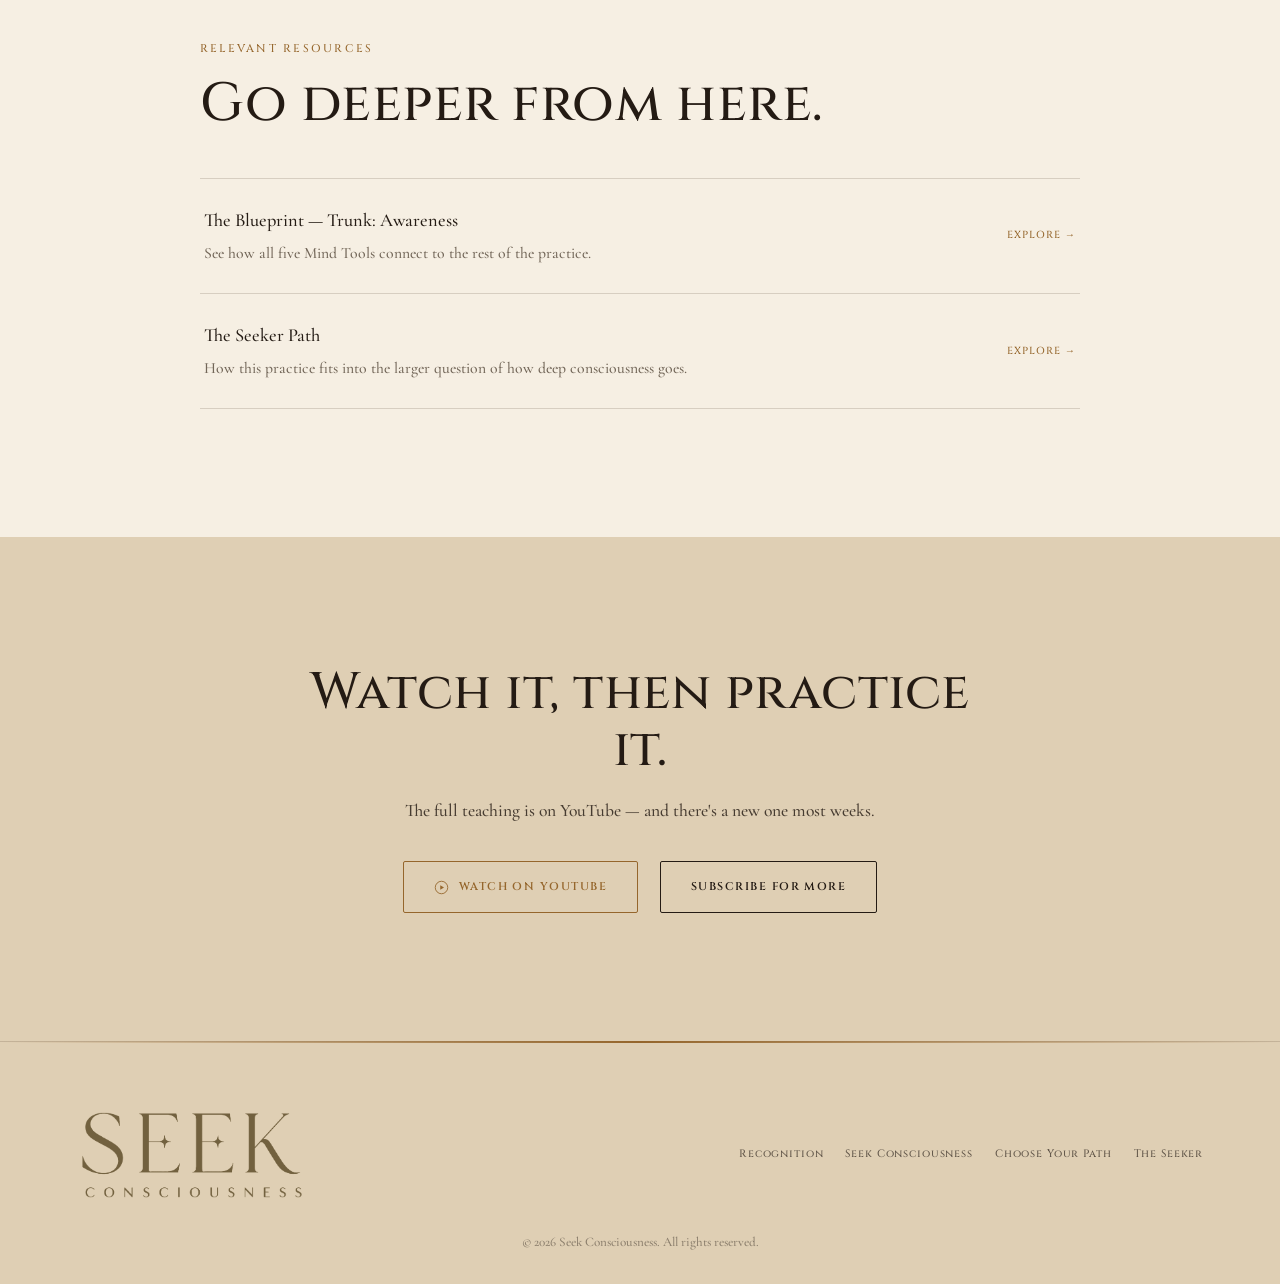
<file: teaching-cat-and-mouse.html>
<!DOCTYPE html>
<!--
  TEACHING / VIDEO PAGE TEMPLATE — v2 (design refresh)
  ------------------------------------------------------------------
  This file is the example build for a per-video teaching page.
  Duplicate it for every new YouTube video and swap out the pieces
  marked below. The video used here — "The Cat and the Mouse
  Method" — is a real Mind Tool already referenced inside the
  Blueprint (see seeker.html#treeBlueprint, Trunk → Awareness),
  so this doubles as a working page, not just a mockup.

  What changed in this pass (design only — no brand tokens, fonts,
  header, footer, or Sit-With-This pattern were altered, so this
  stays consistent with index.html / seeker.html / pathfinder.html):
    - Added a thin scroll "thread" under the header (read progress)
    - Hero now bookends with the site's existing ✦ ornament motif
    - Chapters get a visible "currently selected" state
    - Transcript now sits beside the video instead of in its own
      section further down the page, and stays fully visible (no
      expand toggle). Its timestamp buttons seek the video, same
      as Chapters.
    - Chapters and Transcript now highlight together in real time
      as the video plays, using the YouTube IFrame Player API
      (falls back to plain click-to-seek if that API can't load)
    - Main Ideas moved from a flat numbered list to a ledger-style
      grid with a faint ghost numeral per card
    - Added visible focus states for keyboard users
    - Overview uses an Open Book layout; Blueprint uses a clean split layout.
    - Video section perfectly balanced: Sticky Video (Left), Collapsible Transcript (Right), Full-width Chapters (Bottom).
    - Transcript 'Read Full' button is static/grounded, not floating.
    - Chapters layout refined (removed messy borders, improved spacing & hover states).
    - Related Teachings cards perfectly match the split paper design with YT play buttons, adjusted to 4 cards per row.

  Per-video things to replace when duplicating:
    1. <title> + meta description
    2. Breadcrumb "current" label, eyebrow, H1, hook line, meta row
    3. The video ID (video embed + "Watch on YouTube" links) — this page
       already uses the real ID (k0TA52HUjbs), cross-checked against the
       "One Connected System" progression on pathfinder.html
    4. Overview copy
    5. Main Ideas list
    6. Transcript text + chapter timestamps — the transcript is an
       always-visible, scrollable panel beside the video (not a
       separate section). Three things must all use the SAME
       seconds and stay in the SAME order: the Chapters buttons'
       data-seek, each transcript <p class="tv-transcript-line">'s
       data-seek, and the <button class="tv-transcript-time"> inside
       it. The sync-highlighting JS reads its segment list straight
       off the Chapters buttons, so Chapters is the source of truth —
       update it first, then match the transcript lines to it.
       Timestamps below are estimated from the transcript's word
       count — replace with real times once the video is published.
    7. Reflection questions / practice
    8. Blueprint placement card (which branch/trunk/root this maps to)
    9. Related Teachings cards
    10. Resources list
  ------------------------------------------------------------------
-->
<html lang="en">
<head>
  <meta charset="utf-8">
  <meta name="viewport" content="width=device-width, initial-scale=1">
  <title>The Cat and the Mouse Method — Seek Consciousness</title>
  <meta name="description" content="A simple way to quiet a mind running too many programs at once. Watch the teaching, read the transcript, and practice the Cat and the Mouse Method.">
  <link rel="preconnect" href="https://fonts.googleapis.com">
  <link rel="preconnect" href="https://fonts.gstatic.com" crossorigin>
  <link href="https://fonts.googleapis.com/css2?family=Cinzel:wght@400;500;600&family=Cormorant+Garamond:ital,wght@0,400;0,500;0,600;1,400;1,500&display=swap" rel="stylesheet">
  <style>
    :root {
      --paper:#eadfcb;
      --paper-light:#f6efe3;
      --paper-pale:#fbf7ee;
      --paper-deep:#dfcfb4;
      --ink:#241b14;
      --muted:#726658;
      --ochre:#95662c;
      --ochre-soft:#c79859;
      --ochre-light:#d9a869;
      --line:rgba(61,43,25,.17);
      --line-strong:rgba(149,102,44,.42);
      --header-height:78px;
      --serif:'Cormorant Garamond', Georgia, serif;
      --display:'Cinzel', Georgia, serif;
      --ease:cubic-bezier(.22,.61,.36,1);
    }
    *{box-sizing:border-box;margin:0;padding:0}
    html{scroll-behavior:smooth}
    body{overflow-x:hidden;background:var(--paper-light);color:var(--ink);font-family:var(--serif);font-size:18px;font-weight:500;line-height:1.65;-webkit-font-smoothing:antialiased}
    body::before{content:'';position:fixed;inset:0;z-index:-2;pointer-events:none;background:
      radial-gradient(circle at 12% 8%,rgba(199,152,89,.08),transparent 25%),
      radial-gradient(circle at 88% 32%,rgba(149,102,44,.05),transparent 30%),
      linear-gradient(90deg,rgba(80,55,28,.018) 1px,transparent 1px),
      linear-gradient(rgba(80,55,28,.014) 1px,transparent 1px);background-size:auto,auto,44px 44px,44px 44px}
    img{display:block;width:100%;height:100%;object-fit:cover}
    a{color:inherit;text-decoration:none}
    button{font:inherit;color:inherit;cursor:pointer}
    h1,h2,h3{font-family:var(--display);font-weight:500;line-height:1.1;letter-spacing:.01em}
    p+p{margin-top:.55rem}
    ::selection{background:var(--ochre);color:white}
    section{scroll-margin-top:calc(var(--header-height) + 20px)}
    .wrap{width:min(1280px,88vw);margin:0 auto}
    .eyebrow{display:block;margin-bottom:16px;font-family:var(--display);font-size:.7rem;letter-spacing:.2em;text-transform:uppercase;color:var(--ochre)}
    .section-pad{padding:clamp(88px,10vw,140px) 0;position:relative}
    .section-title{font-size:clamp(2.3rem,4.2vw,4.2rem);text-wrap:balance}
    .section-copy{font-size:1.24rem;color:rgba(36,27,20,.8);max-width:52ch}
    .text-reveal{opacity:0;transform:translateY(20px);transition:opacity .72s var(--ease),transform .72s var(--ease)}
    .text-reveal.is-visible{opacity:1;transform:none}

    /* Visible keyboard focus everywhere — quality floor */
    a:focus-visible,button:focus-visible,summary:focus-visible{outline:2px solid var(--ochre);outline-offset:3px;border-radius:1px}

    /* Reusable ✦ ornament */
    .ink-divider{display:flex;align-items:center;justify-content:center;gap:16px;color:var(--ochre);font-size:.8rem}
    .ink-divider::before,.ink-divider::after{content:'';width:56px;height:1px;background:var(--line-strong)}

    /* ===== Header / Footer ===== */
    .site-header{position:fixed;inset:0 0 auto;z-index:100;height:var(--header-height);display:flex;align-items:center;justify-content:space-between;padding:0 clamp(22px,6vw,92px);color:var(--ink);background:rgba(244,236,222,.9);border-bottom:1px solid var(--line);box-shadow:0 12px 30px rgba(36,27,20,.06);backdrop-filter:blur(14px);-webkit-backdrop-filter:blur(14px)}
    .site-logo{display:block;line-height:0}
    .site-logo img{width:clamp(122px,11vw,174px);height:auto;object-fit:contain;filter:brightness(.46) saturate(1.3) contrast(1.05);transition:filter .25s ease}
    .site-logo:hover img{filter:brightness(.36) saturate(1.4) contrast(1.08)}
    .primary-nav{display:flex;align-items:center;gap:28px}
    .primary-nav a{position:relative;font-family:var(--display);font-size:.76rem;letter-spacing:.05em;color:rgba(36,27,20,.72);transition:color .25s ease}
    .primary-nav a::after{content:'';position:absolute;left:0;right:100%;bottom:-6px;height:1px;background:var(--ochre);transition:right .3s var(--ease)}
    .primary-nav a:hover{color:var(--ink)}
    .primary-nav a:hover::after{right:0}
    .nav-toggle{display:none;width:44px;height:44px;border:0;background:transparent;cursor:pointer}
    .nav-toggle span{display:block;width:24px;height:1px;margin:6px auto;background:var(--ink);transition:.25s ease}
    .nav-toggle.open span:nth-child(1){transform:translateY(7px) rotate(45deg)}
    .nav-toggle.open span:nth-child(2){opacity:0}
    .nav-toggle.open span:nth-child(3){transform:translateY(-7px) rotate(-45deg)}

    /* Reading progress thread */
    .read-progress{position:fixed;top:var(--header-height);left:0;right:0;height:2px;background:rgba(149,102,44,.14);z-index:99}
    .read-progress span{display:block;height:100%;width:0%;background:linear-gradient(90deg,var(--ochre-soft),var(--ochre))}

    .site-footer{position:relative;padding:64px 6vw 30px;background:var(--paper-deep);color:rgba(36,27,20,.7);border-top:1px solid var(--line)}
    .site-footer::before{content:'';position:absolute;top:-1px;left:0;right:0;height:2px;background:linear-gradient(90deg,transparent,var(--ochre) 50%,transparent)}
    .footer-inner{width:min(1380px,100%);margin:0 auto;display:flex;align-items:center;justify-content:space-between;gap:35px;flex-wrap:wrap}
    .footer-logo img{width:clamp(180px,18vw,290px);height:auto;object-fit:contain;filter:brightness(.46) saturate(1.3) contrast(1.05)}
    .footer-nav{display:flex;flex-wrap:wrap;gap:22px}
    .footer-nav a{position:relative;font-family:var(--display);font-size:.67rem;letter-spacing:.08em;color:rgba(36,27,20,.68);transition:color .25s ease}
    .footer-nav a::after{content:'';position:absolute;left:0;right:100%;bottom:-5px;height:1px;background:var(--ochre);transition:right .3s var(--ease)}
    .footer-nav a:hover{color:var(--ink)}
    .footer-nav a:hover::after{right:0}
    .copyright{margin-top:28px;text-align:center;font-size:.82rem;color:rgba(36,27,20,.45)}

    /* Buttons */
    .exp-btn{position:relative;display:inline-flex;align-items:center;gap:10px;padding:16px 30px;border:1px solid var(--ink);font-family:var(--display);font-size:.7rem;font-weight:600;letter-spacing:.13em;text-transform:uppercase;color:var(--ink);background:transparent;border-radius:2px;transition:.3s var(--ease)}
    .exp-btn--primary{border-color:var(--ochre);color:var(--ochre)}
    .exp-btn:hover{background:var(--ink);color:var(--paper-light)}
    .exp-btn--primary:hover{background:var(--ochre);color:#fff}
    .exp-btn-row{display:flex;flex-wrap:wrap;align-items:center;gap:16px 22px}
    .exp-btn svg{width:15px;height:15px;flex:none}

    /* ===== Teaching hero ===== */
    .tv-hero{background:var(--paper-light);padding:calc(var(--header-height) + clamp(60px,8vw,110px)) 0 clamp(60px,7vw,80px)}
    .tv-hero .wrap{max-width:1040px}
    .tv-hero .ink-divider{justify-content:flex-start;margin-bottom:28px}
    .tv-hero .ink-divider::before{width:0}
    .tv-breadcrumb{display:flex;flex-wrap:wrap;align-items:center;gap:8px;margin-bottom:28px;font-family:var(--display);font-size:.64rem;letter-spacing:.1em;text-transform:uppercase;color:var(--muted)}
    .tv-breadcrumb a{position:relative;color:var(--muted);transition:color .25s ease}
    .tv-breadcrumb a:hover{color:var(--ink)}
    .tv-breadcrumb-sep{color:var(--ochre)}
    .tv-breadcrumb-current{color:var(--ink)}
    .tv-hero h1{font-size:clamp(2.6rem,5.5vw,4.8rem);max-width:18ch;margin-bottom:32px;line-height:1.05}
    .tv-hero-hook{font-size:1.32rem;line-height:1.55;color:rgba(36,27,20,.85);max-width:54ch;padding-left:26px;border-left:2px solid var(--ochre-soft)}
    .tv-meta-row{display:flex;flex-wrap:wrap;align-items:center;gap:12px;margin-top:36px;font-family:var(--display);font-size:.66rem;letter-spacing:.08em;text-transform:uppercase;color:var(--muted)}
    .tv-meta-row strong{color:var(--ochre);font-weight:600}
    .tv-meta-sep{color:rgba(149,102,44,.4)}

    /* ===== NEW BALANCED VIDEO SECTION ===== */
    .tv-video-section { background: var(--paper-pale); }
    .tv-video-container { width: min(1420px, 94vw); margin: 0 auto; }
    
    /* Top Row: Video (Left) + Transcript (Right) */
    .tv-video-split {
        display: grid;
        grid-template-columns: 1.35fr 1fr;
        gap: clamp(40px, 5vw, 70px);
        align-items: start;
    }

    /* Sticky Video Left Column */
    .tv-video-col {
        min-width: 0;
        position: sticky;
        top: calc(var(--header-height) + 40px);
        z-index: 10;
    }
    
    .tv-video-frame{position:relative;background:var(--paper-light);padding:clamp(12px,1.8vw,22px);border:1px solid var(--line-strong);box-shadow:0 1px 0 rgba(255,251,240,.6) inset,0 34px 80px rgba(63,38,17,.15);border-radius:2px}
    .tv-video-stage{position:relative;width:100%;aspect-ratio:16/9;overflow:hidden;background:#050403;box-shadow:0 0 0 1px rgba(149,102,44,.5)}
    .tv-video-stage iframe{position:absolute;inset:0;width:100%;height:100%;border:0}
    .tv-corner{position:absolute;width:24px;height:24px;pointer-events:none;z-index:3}
    .tv-corner.tl{top:6px;left:6px;border-top:2px solid var(--ochre);border-left:2px solid var(--ochre)}
    .tv-corner.tr{top:6px;right:6px;border-top:2px solid var(--ochre);border-right:2px solid var(--ochre)}
    .tv-corner.bl{bottom:6px;left:6px;border-bottom:2px solid var(--ochre);border-left:2px solid var(--ochre)}
    .tv-corner.br{bottom:6px;right:6px;border-bottom:2px solid var(--ochre);border-right:2px solid var(--ochre)}
    
    /* Transcript Right Column */
    .tv-transcript-col { min-width: 0; padding-top: 10px; }
    .tv-transcript-eyebrow{display:flex;justify-content:space-between;align-items:flex-end;margin-bottom:16px;font-family:var(--display);font-size:.66rem;letter-spacing:.14em;text-transform:uppercase;color:var(--ochre)}
    .tv-transcript-caption{font-size:.85rem;font-style:italic;color:var(--muted);text-transform:none;letter-spacing:0}
    
    .tv-transcript-wrapper{border-top:1px solid var(--line-strong);border-bottom:1px solid var(--line-strong);background:var(--paper-pale)}
    
    /* Height tuned perfectly to visually balance with the video frame */
    .tv-transcript-scroll{max-height:380px;overflow:hidden;transition:max-height 0.8s var(--ease)}
    .tv-transcript-wrapper.is-expanded .tv-transcript-scroll{max-height:4000px}
    
    /* Solid background toggle wrapper beneath transcript */
    .tv-transcript-overlay{display:flex;align-items:center;justify-content:center;padding:24px 0;background:var(--paper-pale);border-top:1px solid var(--line)}
    .tv-transcript-wrapper.is-expanded .tv-transcript-overlay{display:none}
    
    .tv-transcript-toggle{display:inline-flex;align-items:center;gap:8px;padding:12px 24px;border:1px solid var(--ochre);font-family:var(--display);font-size:.68rem;font-weight:600;letter-spacing:.12em;text-transform:uppercase;color:var(--ochre);background:var(--paper-light);border-radius:2px;transition:all .3s var(--ease)}
    .tv-transcript-toggle:hover{background:var(--ochre);color:#fff}

    .tv-transcript-scroll-inner{padding:28px clamp(12px,1.5vw,20px) 32px;color:rgba(36,27,20,.84);font-size:1.1rem;line-height:1.7}
    .tv-transcript-line{border-left:2px solid transparent;padding:4px 12px 4px 14px;margin:0 -12px 24px -16px;border-radius:2px;transition:background-color .35s ease,border-color .35s ease,box-shadow .35s ease}
    .tv-transcript-line:last-child{margin-bottom:0}
    .tv-transcript-line.is-active{background:rgba(149,102,44,.05);border-left-color:var(--ochre);box-shadow:0 1px 12px rgba(0,0,0,.02)}
    .tv-transcript-time{display:inline-block;margin-right:12px;min-width:42px;text-align:left;border:0;background:transparent;font-family:var(--display);font-size:.68rem;letter-spacing:.04em;color:var(--ochre);position:relative;padding-bottom:1px}
    .tv-transcript-time::after{content:'';position:absolute;left:0;right:100%;bottom:-1px;height:1px;background:var(--ochre);transition:right .3s var(--ease)}
    .tv-transcript-time:hover::after,.tv-transcript-time:focus-visible::after{right:0}

    /* Bottom Row: Clean Full Width Chapters (Unboxed) */
    .tv-chapters-full {
        grid-column: 1 / -1; 
        margin-top: 60px; 
    }
    .tv-chapters-title{display:block;margin-bottom:20px;font-family:var(--display);font-size:.66rem;letter-spacing:.14em;text-transform:uppercase;color:var(--ochre)}
    .tv-chapter-list{
        display: grid;
        grid-template-columns: 1fr 1fr;
        gap: 8px 60px;
        border-top:1px solid var(--line-strong);
        padding-top: 24px;
    }
    .tv-chapter{display:flex;align-items:center;gap:24px;width:100%;text-align:left;padding:14px 16px 14px 20px;border:none;border-left:2px solid transparent;background:transparent;border-radius:0 4px 4px 0;transition:all .25s ease}
    .tv-chapter:hover{background:rgba(149,102,44,.04)}
    .tv-chapter.is-active{background:rgba(149,102,44,.08);border-left-color:var(--ochre)}
    .tv-chapter-time{flex:none;width:45px;font-family:var(--display);font-size:.75rem;letter-spacing:.03em;color:var(--ochre); opacity: 0.8;}
    .tv-chapter-label{font-size:1.1rem;color:var(--ink);transition:transform .2s ease;}
    .tv-chapter.is-active .tv-chapter-label{font-weight:600; transform: translateX(4px);}
    .tv-chapter:hover .tv-chapter-label{transform: translateX(4px);}

    /* ===== OPEN BOOK LAYOUT (Overview Only) ===== */
    .open-book {
        max-width: 1280px;
        margin: 0 auto;
        display: grid;
        grid-template-columns: 1fr 1fr;
        background: var(--paper-pale);
        border-radius: 3px;
        box-shadow: 
            0 20px 50px rgba(63,38,17,.1),
            0 2px 10px rgba(63,38,17,.05), 
            inset 0 0 0 1px var(--paper-deep); 
        position: relative;
    }
    .open-book::before {
        content: '';
        position: absolute;
        top: 0; bottom: 0; left: 50%;
        width: 60px;
        transform: translateX(-50%);
        background: linear-gradient(90deg, transparent 0%, rgba(63,38,17, 0.02) 45%, rgba(63,38,17, 0.06) 50%, rgba(63,38,17, 0.02) 55%, transparent 100%);
        pointer-events: none;
        z-index: 2;
    }
    .open-book::after {
        content: '';
        position: absolute;
        top: 6%; bottom: 6%; left: 50%;
        width: 1px;
        transform: translateX(-50%);
        background: linear-gradient(180deg, transparent, rgba(149,102,44,.12), transparent);
        z-index: 3;
    }

    .book-page-left, .book-page-right {
        padding: clamp(50px, 6vw, 100px) clamp(40px, 5vw, 80px);
        display: flex;
        flex-direction: column;
        justify-content: center;
        position: relative;
    }
    .book-page-left { box-shadow: inset -12px 0 20px -12px rgba(63,38,17,0.04); }
    .book-page-right { box-shadow: inset 12px 0 20px -12px rgba(63,38,17,0.04); }

    .book-page-left h2 {
        font-size: clamp(2.6rem, 3.8vw, 4rem);
        line-height: 1.1;
        margin-top: 16px;
    }
    
    .tv-overview { background: var(--paper-light); border-bottom: 1px solid var(--line); }
    .tv-overview .section-copy { margin-top: 0; max-width: none; font-size: 1.2rem; }
    .tv-overview .section-copy p:first-of-type::first-letter {
        font-family: var(--display);
        font-size: 3.6rem;
        line-height: .72;
        font-weight: 600;
        float: left;
        padding: 6px 12px 0 0;
        color: var(--ochre);
    }

    /* ===== CLEAN SPLIT LAYOUT (Blueprint Only) ===== */
    .clean-split {
        max-width: 1280px;
        margin: 0 auto;
        display: grid;
        grid-template-columns: 1fr 1.2fr;
        gap: clamp(40px, 8vw, 100px);
        align-items: center; /* Vertically centered */
    }
    .clean-split-left {
        display: flex;
        flex-direction: column;
        align-items: flex-start;
    }
    .clean-split-right {
        padding-top: 0;
    }
    .clean-split-left h2 {
        font-size: clamp(2.8rem, 4vw, 4.2rem);
        line-height: 1.1;
        margin-top: 16px;
    }

    .tv-blueprint { background: var(--paper-light); border-bottom: 1px solid var(--line); }
    .tv-blueprint-list {
        margin-top: 25px;
        padding-left: 0;
        list-style: none;
        counter-reset: bp-counter;
    }
    .tv-blueprint-list li {
        position: relative;
        margin-bottom: 24px;
        padding-left: 32px;
        color: rgba(36,27,20,.85);
        font-size: 1.15rem;
        line-height: 1.6;
    }
    .tv-blueprint-list li::before {
        counter-increment: bp-counter;
        content: counter(bp-counter) ".";
        position: absolute;
        left: 0;
        top: 0;
        font-family: var(--display);
        color: var(--ochre);
        font-weight: 600;
        font-size: 1.15rem;
    }

    /* ===== Main ideas (3-Column Matrix) ===== */
    .tv-ideas{background:var(--paper-pale)}
    .tv-ideas .wrap{max-width:1240px}
    .tv-idea-grid{display:grid;grid-template-columns:repeat(3, 1fr);margin-top:54px;border-top:1px solid var(--line);border-left:1px solid var(--line)}
    .tv-idea-card{position:relative;overflow:hidden;padding:36px 32px 32px;border-right:1px solid var(--line);border-bottom:1px solid var(--line)}
    .tv-idea-ghost{position:absolute;top:-8px;right:16px;font-family:var(--display);font-size:5.2rem;line-height:1;font-weight:600;color:rgba(149,102,44,.05);pointer-events:none;user-select:none}
    .tv-idea-no{position:relative;display:block;margin-bottom:12px;font-family:var(--display);font-size:.7rem;letter-spacing:.1em;color:var(--ochre)}
    .tv-idea-card h3{position:relative;font-size:clamp(1.2rem,1.8vw,1.4rem);margin-bottom:12px}
    .tv-idea-card p{position:relative;color:var(--muted);line-height:1.6}

    /* ===== Reflection (Refined Spacing) ===== */
    .sit-section{background:var(--paper-pale);overflow:hidden}
    .sit-shell{position:relative;border-top:1px solid var(--line-strong);border-bottom:1px solid var(--line-strong);padding:clamp(64px,7vw,90px) 0}
    .sit-shell::before{content:'✦';position:absolute;top:-14px;left:50%;transform:translateX(-50%);padding:0 14px;background:var(--paper-pale);color:var(--ochre)}
    .sit-head{max-width:600px;margin:0 auto 54px;text-align:center}
    .sit-head h2{font-size:clamp(2.3rem,4vw,3.6rem)}
    .sit-head p{margin-top:16px;font-size:1.1rem;font-style:italic;color:var(--muted)}
    .sit-questions{max-width:840px;margin:0 auto;border-top:1px solid var(--line)}
    .sit-question{display:grid;grid-template-columns:44px 1fr;gap:20px;align-items:baseline;padding:32px 0;border-bottom:1px solid var(--line)}
    .sit-question-num{font-family:var(--display);font-size:.7rem;letter-spacing:.1em;color:var(--ochre)}
    .sit-question p{font-size:clamp(1.2rem,1.8vw,1.4rem);font-style:italic;color:var(--ink);line-height:1.45;margin:0}
    
    .sit-practice{max-width:840px;margin:40px auto 0;padding:32px 34px;border:1px solid var(--line-strong);background:var(--paper-light);border-radius:2px;box-shadow:0 12px 30px rgba(36,27,20,.03)}
    .sit-practice-label{display:block;margin-bottom:10px;font-family:var(--display);font-size:.68rem;letter-spacing:.12em;text-transform:uppercase;color:var(--ochre)}
    .sit-actions{max-width:840px;margin:36px auto 0;display:flex;flex-wrap:wrap;align-items:center;justify-content:center;gap:14px;font-family:var(--display);font-size:.68rem;letter-spacing:.1em;text-transform:uppercase}
    .sit-actions button,.sit-actions a{position:relative;color:var(--ochre);background:transparent;border:0;padding:4px 2px}
    .sit-actions button::after,.sit-actions a::after{content:'';position:absolute;left:0;right:100%;bottom:0;height:1px;background:var(--ochre);transition:right .3s var(--ease)}
    .sit-actions button:hover::after,.sit-actions a:hover::after{right:0}
    .sit-actions-sep{color:rgba(149,102,44,.4)}
    .sit-privacy{max-width:560px;margin:26px auto 0;text-align:center;font-size:.95rem;font-style:italic;color:var(--muted)}

    /* ===== Related teachings (Split Paper Layout - 4 Per Row) ===== */
    .tv-related{background:var(--paper-light)}
    .tv-related-grid{display:grid;grid-template-columns:repeat(4,1fr);gap:24px;margin-top:54px}
    
    .tv-related-card{display:flex;flex-direction:column;background:var(--paper-pale);border:1px solid var(--line);border-radius:2px;overflow:hidden;transition:transform .3s ease,box-shadow .3s ease}
    .tv-related-card:hover{transform:translateY(-6px);box-shadow:0 12px 30px rgba(36,27,20,.08)}
    
    .tv-related-img{position:relative;width:100%;aspect-ratio:16/9;background-size:cover;background-position:center;border-bottom:1px solid var(--line)}
    
    /* YouTube Style Play Button */
    .tv-yt-play{position:absolute;top:50%;left:50%;transform:translate(-50%, -50%) scale(0.8);width:68px;height:48px;transition:transform 0.2s var(--ease)}
    .tv-related-card:hover .tv-yt-play{transform:translate(-50%, -50%) scale(0.85)}
    
    .tv-related-content{padding:24px 20px 20px;display:flex;flex-direction:column;flex-grow:1}
    
    .tv-related-tag{font-family:var(--display);font-size:.6rem;letter-spacing:.1em;color:var(--ochre);margin-bottom:12px;text-transform:uppercase;display:block}
    
    .tv-related-content h3{font-size:1.2rem;color:var(--ink);margin-bottom:12px;font-family:var(--display);text-transform:uppercase;line-height:1.2;letter-spacing:.02em}
    
    .tv-related-content p{font-size:.95rem;color:var(--muted);line-height:1.5;margin-bottom:20px;font-family:var(--serif)}
    
    .tv-related-footer{margin-top:auto;display:flex;align-items:center;justify-content:space-between;border-top:1px solid var(--line);padding-top:16px}
    
    .tv-related-play{display:flex;align-items:center;gap:8px;font-family:var(--display);font-size:.6rem;letter-spacing:.1em;text-transform:uppercase;color:var(--ink);font-weight:600}
    .tv-play-circle{width:24px;height:24px;border:1px solid var(--ochre);border-radius:50%;display:flex;align-items:center;justify-content:center;color:var(--ochre)}
    .tv-play-circle svg{width:8px;height:8px;margin-left:2px;fill:currentColor}
    
    .tv-related-arrow{font-size:1.1rem;color:var(--ochre);font-family:var(--serif)}

    /* ===== Resources ===== */
    .tv-resources{background:var(--paper-light)}
    .tv-resources .wrap{max-width:880px}
    .tv-resource-list{margin-top:44px;border-top:1px solid var(--line)}
    .tv-resource{display:flex;align-items:center;justify-content:space-between;gap:30px;padding:26px 4px;border-bottom:1px solid var(--line)}
    .tv-resource-name{font-size:1.15rem;color:var(--ink)}
    .tv-resource-desc{color:var(--muted);font-size:.98rem;margin-top:6px}
    .tv-resource-link{flex:none;position:relative;font-family:var(--display);font-size:.64rem;letter-spacing:.1em;text-transform:uppercase;color:var(--ochre)}
    .tv-resource-link::after{content:'';position:absolute;left:0;right:100%;bottom:-4px;height:1px;background:var(--ochre);transition:right .3s var(--ease)}
    .tv-resource-link:hover::after{right:0}

    /* ===== Closing YouTube CTA ===== */
    .tv-cta{background:var(--paper-deep);text-align:center}
    .tv-cta .wrap{max-width:680px}
    .tv-cta h2{font-size:clamp(2.2rem,4vw,3.4rem);margin-bottom:18px}
    .tv-cta p{color:rgba(36,27,20,.82);margin-bottom:36px;font-size:1.1rem}
    .tv-cta .exp-btn-row{justify-content:center}

    /* ===== Responsive Adjustments ===== */
    @media(max-width:1050px){
      .open-book{grid-template-columns:1fr;box-shadow:none;border-radius:0;background:transparent;}
      .open-book::before, .open-book::after{display:none;}
      .book-page-left, .book-page-right{padding:20px 0;box-shadow:none;}
      
      .clean-split{grid-template-columns:1fr;gap:30px;align-items:start;}
      .clean-split-right{padding-top:1rem}

      .tv-idea-grid{grid-template-columns:repeat(2, 1fr)}
      
      /* Mobile override for video section */
      .tv-video-split{grid-template-columns:1fr;gap:40px}
      .tv-video-col { position: relative; top: 0; }
      .tv-transcript-scroll{max-height:500px}
      .tv-chapter-list { grid-template-columns: 1fr; gap: 0; }

      .tv-related-grid{grid-template-columns:repeat(2, 1fr); gap: 20px;}
    }
    @media(max-width:760px){
      :root{--header-height:64px}
      body{font-size:17px}
      .site-header{padding:0 18px}
      .site-logo img{width:90px}
      .nav-toggle{display:block}
      .primary-nav{position:absolute;top:100%;left:0;right:0;display:flex;flex-direction:column;align-items:stretch;gap:0;padding:8px 18px 18px;background:rgba(246,239,227,.98);border-bottom:1px solid var(--line);opacity:0;visibility:hidden;transform:translateY(-8px);transition:.25s ease}
      .primary-nav.open{opacity:1;visibility:visible;transform:none}
      .primary-nav a{padding:13px 0;border-top:1px solid var(--line)}
      .tv-hero h1{font-size:clamp(2.4rem,9vw,3.2rem)}
      .tv-hero-hook{padding-left:18px;font-size:1.2rem}
      .tv-idea-grid{grid-template-columns:1fr}
      .sit-question{grid-template-columns:26px 1fr}
      .tv-related-grid{grid-template-columns:1fr}
      .site-footer{padding:48px 6vw 24px}
      .footer-inner{align-items:flex-start;flex-direction:column;gap:22px}
      .footer-logo img{width:230px}
    }
  </style>
</head>
<body>
  <div class="read-progress" id="readProgress" aria-hidden="true"><span id="readProgressFill"></span></div>

  <header class="site-header" id="siteHeader">
    <a class="site-logo" href="index.html" aria-label="Seek Consciousness home"><img src="assets/media/seek-consciousness-logo.png" alt="Seek Consciousness"></a>
    <button class="nav-toggle" type="button" aria-controls="primaryNav" aria-expanded="false" aria-label="Open navigation">
      <span aria-hidden="true"></span>
      <span aria-hidden="true"></span>
      <span aria-hidden="true"></span>
    </button>
    <nav class="primary-nav" id="primaryNav" aria-label="Primary navigation">
      <a href="index.html">Home</a>
      <a href="index.html#choose-path">Choose Your Path</a>
      <a href="seeker.html#treeBlueprint">The Blueprint</a>
    </nav>
  </header>

  <main>
    <!-- 1 & 2. HERO — breadcrumb, eyebrow, title, hook, meta -->
    <section class="tv-hero">
      <div class="wrap">
        <nav class="tv-breadcrumb text-reveal" aria-label="Breadcrumb">
          <a href="index.html">Home</a>
          <span class="tv-breadcrumb-sep" aria-hidden="true">/</span>
          <a href="seeker.html#treeBlueprint">Teachings</a>
          <span class="tv-breadcrumb-sep" aria-hidden="true">/</span>
          <span class="tv-breadcrumb-current" aria-current="page">The Cat and the Mouse Method</span>
        </nav>
        <div class="ink-divider text-reveal" aria-hidden="true">✦</div>
        <span class="eyebrow text-reveal">A Mind Tool From The Trunk — Awareness</span>
        <h1 class="text-reveal">The Cat and the Mouse Method</h1>
        <p class="tv-hero-hook text-reveal">A simple way to quiet a mind that's running too many programs at once — and start choosing which thoughts actually deserve your attention.</p>
        <div class="tv-meta-row text-reveal">
          <span><strong>Mind Tool 01</strong></span>
          <span class="tv-meta-sep">·</span>
          <span>~3 min watch</span>
          <span class="tv-meta-sep">·</span>
          <span>Trunk: Awareness</span>
        </div>
      </div>
    </section>

    <!-- 1, 5 & 6. VIDEO + COLLAPSIBLE TRANSCRIPT + FULL WIDTH CHAPTERS -->
    <section class="tv-video-section section-pad">
      <div class="tv-video-container">
        
        <!-- Top Split: Video (Sticky) / Transcript -->
        <div class="tv-video-split">
          
          <div class="tv-video-col">
            <div class="tv-video-frame text-reveal">
              <div class="tv-video-stage">
                <!-- Real video ID, confirmed from pathfinder.html's "One Connected System" progression -->
                <iframe
                  id="tvVideoFrame"
                  src="https://www.youtube.com/embed/k0TA52HUjbs?rel=0&enablejsapi=1"
                  title="The Cat and the Mouse Method"
                  loading="lazy"
                  allow="accelerometer; autoplay; clipboard-write; encrypted-media; gyroscope; picture-in-picture; web-share"
                  allowfullscreen
                ></iframe>
              </div>
              <span class="tv-corner tl"></span><span class="tv-corner tr"></span><span class="tv-corner bl"></span><span class="tv-corner br"></span>
            </div>
          </div>

          <div class="tv-transcript-col text-reveal">
            <div class="tv-transcript-eyebrow">
              <span>Full Transcript</span>
              <span class="tv-transcript-caption">Click any line to jump</span>
            </div>
            
            <div class="tv-transcript-wrapper" id="transcriptWrapper">
              <div class="tv-transcript-scroll">
                <div class="tv-transcript-scroll-inner">
                  <p class="tv-transcript-line is-active" data-seek="0"><button type="button" class="tv-transcript-time js-seek" data-seek="0">0:00</button>Have you ever noticed how one thought can take over your entire mind? You're doing totally fine and then one thing pops up and suddenly you're caught in a loop replaying something, trying to figure something out or going over something that actually doesn't need your attention. And before you know it, you're not really here anymore. You're lost somewhere in your own mind.</p>
                  <p class="tv-transcript-line" data-seek="29"><button type="button" class="tv-transcript-time js-seek" data-seek="29">0:29</button>What's happening is you've got too many things running at the same time. Let's think about this like a computer. If you have 10 or 20 programs open all running in the background, what happens? It greatly reduces the capacity you actually have left for the task in front of you. The same thing happens with your mind. The more thoughts running in the background, the less presence you actually have. And with less presence comes less clarity, less focus, and less connection to what's happening right now.</p>
                  <p class="tv-transcript-line" data-seek="61"><button type="button" class="tv-transcript-time js-seek" data-seek="61">1:01</button>So, here's a simple way to start working with that. I call it the cat and the mouse method. Think of your thoughts like mice coming out of a hole one at a time. And you, you're the cat. Each time a thought appears, you observe it. And if it's not something you need to be focused on, working through, or intentionally giving your attention to, you let it go.</p>
                  <p class="tv-transcript-line" data-seek="88"><button type="button" class="tv-transcript-time js-seek" data-seek="88">1:28</button>Not every thought needs your energy. Not every thought needs to be solved. Of course, some thoughts you may want to keep and unpack. Some you may want to explore later. You can capture them, write them down, or come back to them. But in the moment, you're choosing which stays and what goes.</p>
                  <p class="tv-transcript-line" data-seek="110"><button type="button" class="tv-transcript-time js-seek" data-seek="110">1:50</button>This process is also cumulative. Every time you do it, you reduce some of the noise. You close another tab. And over time, your mind starts to become clear.</p>
                  <p class="tv-transcript-line" data-seek="123"><button type="button" class="tv-transcript-time js-seek" data-seek="123">2:03</button>You can begin to experience this beautiful state of being which I call single point focus where your attention is fully available to what's in front of you. And then what happens? Your clarity increases. Your decisions improve. You start operating from a deeper level of awareness.</p>
                  <p class="tv-transcript-line" data-seek="144"><button type="button" class="tv-transcript-time js-seek" data-seek="144">2:24</button>This doesn't happen all at once. It happens one thought at a time.</p>
                  <p class="tv-transcript-line" data-seek="150"><button type="button" class="tv-transcript-time js-seek" data-seek="150">2:30</button>There's a Japanese concept called kaizen, which means continuous improvement. Small changes over time that compound. And that's what this is, too. You're not trying to control your mind. You're learning how to work with it, one thought at a time.</p>
                </div>
              </div>
              <div class="tv-transcript-overlay">
                <button type="button" class="tv-transcript-toggle" id="transcriptToggle">Read Full Transcript</button>
              </div>
            </div>
          </div>

        </div>

        <!-- Bottom Row: Full Width Chapters -->
        <div class="tv-chapters-full text-reveal">
          <span class="tv-chapters-title">Chapters</span>
          <div class="tv-chapter-list" id="tvChapters">
            <button type="button" class="tv-chapter js-seek is-active" data-seek="0"><span class="tv-chapter-time">0:00</span><span class="tv-chapter-label">One Thought Takes Over</span></button>
            <button type="button" class="tv-chapter js-seek" data-seek="29"><span class="tv-chapter-time">0:29</span><span class="tv-chapter-label">Too Many Programs Running</span></button>
            <button type="button" class="tv-chapter js-seek" data-seek="61"><span class="tv-chapter-time">1:01</span><span class="tv-chapter-label">The Cat and the Mouse Method</span></button>
            <button type="button" class="tv-chapter js-seek" data-seek="88"><span class="tv-chapter-time">1:28</span><span class="tv-chapter-label">Not Every Thought Needs Your Energy</span></button>
            <button type="button" class="tv-chapter js-seek" data-seek="110"><span class="tv-chapter-time">1:50</span><span class="tv-chapter-label">Closing Another Tab</span></button>
            <button type="button" class="tv-chapter js-seek" data-seek="123"><span class="tv-chapter-time">2:03</span><span class="tv-chapter-label">Single Point Focus</span></button>
            <button type="button" class="tv-chapter js-seek" data-seek="144"><span class="tv-chapter-time">2:24</span><span class="tv-chapter-label">One Thought at a Time</span></button>
            <button type="button" class="tv-chapter js-seek" data-seek="150"><span class="tv-chapter-time">2:30</span><span class="tv-chapter-label">Kaizen — Continuous Improvement</span></button>
          </div>
        </div>

      </div>
    </section>

    <!-- 3. SHORT INTRODUCTION / OVERVIEW (Open Book Layout) -->
    <section class="tv-overview section-pad" aria-labelledby="overviewTitle">
      <div class="wrap open-book">
        <div class="book-page-left text-reveal">
          <span class="eyebrow">Overview</span>
          <h2 id="overviewTitle" class="section-title">One thought pulls you in, and suddenly you're not here anymore.</h2>
        </div>
        <div class="book-page-right section-copy text-reveal">
          <p>You're doing fine, and then something pops up — a loop, a worry, a conversation you're re-running for the fifth time — and without noticing it, you've left the present moment entirely.</p>
          <p>Kurt compares this to a computer running too many programs in the background: the more open tabs your mind is holding, the less capacity you have for what's actually in front of you. The Cat and the Mouse Method is a simple, repeatable way to notice each thought as it appears and choose, one at a time, whether it deserves your energy.</p>
        </div>
      </div>
    </section>

    <!-- 4. MAIN IDEAS (3-Column Matrix) -->
    <section class="tv-ideas section-pad" aria-labelledby="ideasTitle">
      <div class="wrap">
        <span class="eyebrow text-reveal">Main Ideas</span>
        <h2 id="ideasTitle" class="section-title text-reveal">What this teaching is actually saying.</h2>
        <div class="tv-idea-grid">
          <div class="tv-idea-card text-reveal">
            <span class="tv-idea-ghost" aria-hidden="true">01</span>
            <span class="tv-idea-no">01</span>
            <h3>Too many tabs open</h3>
            <p>Like a computer running 10 or 20 background programs, a mind full of unattended thoughts has far less capacity left for the task — or person — in front of you.</p>
          </div>
          <div class="tv-idea-card text-reveal">
            <span class="tv-idea-ghost" aria-hidden="true">02</span>
            <span class="tv-idea-no">02</span>
            <h3>You're the cat, thoughts are the mice</h3>
            <p>Picture your thoughts as mice appearing one at a time from a hole. You're the cat — you simply observe each one as it appears.</p>
          </div>
          <div class="tv-idea-card text-reveal">
            <span class="tv-idea-ghost" aria-hidden="true">03</span>
            <span class="tv-idea-no">03</span>
            <h3>Not every thought needs your energy</h3>
            <p>Some thoughts can be let go immediately. Others are worth capturing to unpack later. The practice is choosing, moment to moment, which is which.</p>
          </div>
          <div class="tv-idea-card text-reveal">
            <span class="tv-idea-ghost" aria-hidden="true">04</span>
            <span class="tv-idea-no">04</span>
            <h3>It's cumulative</h3>
            <p>Every thought you release closes another tab. Do this consistently and the background noise thins out — clarity compounds over time.</p>
          </div>
          <div class="tv-idea-card text-reveal">
            <span class="tv-idea-ghost" aria-hidden="true">05</span>
            <span class="tv-idea-no">05</span>
            <h3>Single point focus</h3>
            <p>The state that emerges once enough noise clears: your attention fully available to whatever is actually in front of you.</p>
          </div>
          <div class="tv-idea-card text-reveal">
            <span class="tv-idea-ghost" aria-hidden="true">06</span>
            <span class="tv-idea-no">06</span>
            <h3>Kaizen — one thought at a time</h3>
            <p>This isn't about controlling the mind all at once. It's continuous improvement: small releases, repeated, that compound.</p>
          </div>
        </div>
      </div>
    </section>

    <!-- 7. REFLECTION / PRACTICE -->
    <section class="sit-section" id="sit" aria-labelledby="sitTitle">
      <div class="wrap sit-shell">
        <div class="sit-head">
          <span class="eyebrow text-reveal">Sit With This</span>
          <h2 id="sitTitle" class="text-reveal">Practice It Before You Move On</h2>
          <p class="text-reveal">There are no correct answers. Write what genuinely feels true.</p>
        </div>

        <ol class="sit-questions" id="reflectionQuestions">
          <li class="sit-question text-reveal"><span class="sit-question-num">01</span><p>What thought took over your mind today — and did it actually need your attention?</p></li>
          <li class="sit-question text-reveal"><span class="sit-question-num">02</span><p>Which thoughts are mice you can simply let pass? Which ones are worth catching and unpacking later?</p></li>
          <li class="sit-question text-reveal"><span class="sit-question-num">03</span><p>How many "tabs" do you tend to leave open in the background — and what would closing even one change today?</p></li>
        </ol>

        <div class="sit-practice text-reveal">
          <span class="sit-practice-label">Try This</span>
          <p>For the next ten minutes, notice each thought as it appears. Ask: does this need me right now? If not, let it pass. If yes, capture it in a few words and return to it later. One thought at a time.</p>
        </div>

        <div class="sit-actions text-reveal">
          <button type="button" id="skDownloadReflection">Download</button>
          <span class="sit-actions-sep" aria-hidden="true">·</span>
          <button type="button" id="skPrintReflection">Print</button>
          <span class="sit-actions-sep" aria-hidden="true">·</span>
          <a href="#reflectionQuestions">Use Your Own Journal</a>
        </div>

        <p class="sit-privacy text-reveal">These questions are private. Nothing here is entered into the website or shared with anyone else.</p>
      </div>
    </section>

    <!-- 8. BLUEPRINT PLACEMENT (Clean Split Layout) -->
    <section class="tv-blueprint section-pad" aria-labelledby="blueprintPlacementTitle">
      <div class="wrap clean-split">
        <div class="clean-split-left text-reveal">
          <span class="eyebrow">Where This Fits In The Blueprint</span>
          <h2 id="blueprintPlacementTitle" class="section-title">Trunk → Awareness → Five Mind Tools</h2>
          <div class="exp-btn-row" style="margin-top: 35px;">
            <a class="exp-btn exp-btn--primary" href="seeker.html#treeBlueprint">See It In The Blueprint</a>
          </div>
        </div>
        <div class="clean-split-right text-reveal">
          <p class="section-copy" style="max-width: 100%;">This teaching is the first of five Mind Tools that live in the Trunk, under Awareness — the practice of noticing what's happening in the mind and body clearly enough to choose a different relationship with it.</p>
          <ol class="tv-blueprint-list">
            <li><strong>Cat &amp; Mouse Method</strong> — noticing thoughts as they appear rather than remaining unconsciously captured by them.</li>
            <li><strong>Replacement Loop</strong> — interrupting an unhelpful mental loop by consciously replacing it.</li>
            <li><strong>Single Point Focus</strong> — training the ability to place and sustain attention deliberately.</li>
          </ol>
        </div>
      </div>
    </section>

    <!-- 9. RELATED TEACHINGS (Split Paper Layout) -->
    <section class="tv-related section-pad" aria-labelledby="relatedTitle">
      <div class="wrap">
        <span class="eyebrow text-reveal">Related Teachings</span>
        <h2 id="relatedTitle" class="section-title text-reveal">The rest of this system, in order.</h2>
        <p class="section-copy text-reveal" style="margin-top:16px;max-width:70ch;">Cat &amp; Mouse Method is part one of five. These videos work together — as your attention becomes less scattered, more of your consciousness becomes available to the present moment.</p>
        
        <div class="tv-related-grid">
          
          <a class="tv-related-card text-reveal" href="https://www.youtube.com/watch?v=0isBXHY7R6I" target="_blank" rel="noopener">
            <div class="tv-related-img" style="background-image:url('https://img.youtube.com/vi/0isBXHY7R6I/hqdefault.jpg')">
               <div class="tv-yt-play">
                 <svg viewBox="0 0 68 48" version="1.1" xmlns="http://www.w3.org/2000/svg">
                   <path d="M66.52,7.74c-0.78-2.93-2.49-5.41-5.42-6.19C55.79,.13,34,0,34,0S12.21,.13,6.9,1.55 C3.97,2.33,2.27,4.81,1.48,7.74C0.06,13.05,0,24,0,24s0.06,10.95,1.48,16.26c0.78,2.93,2.49,5.41,5.42,6.19 C12.21,47.87,34,48,34,48s21.79-0.13,27.1-1.55c2.93-0.78,4.64-3.26,5.42-6.19C67.94,34.95,68,24,68,24S67.94,13.05,66.52,7.74z" fill="#ff0000"></path>
                   <path d="M 45,24 27,14 27,34" fill="#fff"></path>
                 </svg>
               </div>
            </div>
            <div class="tv-related-content">
               <span class="tv-related-tag">II — Higher Energy Wins</span>
               <h3>Higher Energy Wins</h3>
               <p>Discover how consistently choosing gratitude over friction slowly changes your emotional baseline.</p>
               <div class="tv-related-footer">
                 <span class="tv-related-play"><div class="tv-play-circle"><svg viewBox="0 0 24 24"><path d="M8 5v14l11-7z"/></svg></div> WATCH NOW</span>
                 <span class="tv-related-arrow">→</span>
               </div>
            </div>
          </a>
          
          <a class="tv-related-card text-reveal" href="https://www.youtube.com/watch?v=0sZLafQc3xM" target="_blank" rel="noopener">
            <div class="tv-related-img" style="background-image:url('https://img.youtube.com/vi/0sZLafQc3xM/hqdefault.jpg')">
               <div class="tv-yt-play">
                 <svg viewBox="0 0 68 48" version="1.1" xmlns="http://www.w3.org/2000/svg">
                   <path d="M66.52,7.74c-0.78-2.93-2.49-5.41-5.42-6.19C55.79,.13,34,0,34,0S12.21,.13,6.9,1.55 C3.97,2.33,2.27,4.81,1.48,7.74C0.06,13.05,0,24,0,24s0.06,10.95,1.48,16.26c0.78,2.93,2.49,5.41,5.42,6.19 C12.21,47.87,34,48,34,48s21.79-0.13,27.1-1.55c2.93-0.78,4.64-3.26,5.42-6.19C67.94,34.95,68,24,68,24S67.94,13.05,66.52,7.74z" fill="#ff0000"></path>
                   <path d="M 45,24 27,14 27,34" fill="#fff"></path>
                 </svg>
               </div>
            </div>
            <div class="tv-related-content">
               <span class="tv-related-tag">III — Undivided Attention</span>
               <h3>Undivided Attention</h3>
               <p>A simple technique for bringing all of your attention to the one thing in front of you — and noticing how much clearer everything gets.</p>
               <div class="tv-related-footer">
                 <span class="tv-related-play"><div class="tv-play-circle"><svg viewBox="0 0 24 24"><path d="M8 5v14l11-7z"/></svg></div> WATCH NOW</span>
                 <span class="tv-related-arrow">→</span>
               </div>
            </div>
          </a>
          
          <a class="tv-related-card text-reveal" href="https://www.youtube.com/watch?v=LUgaGi08B8E" target="_blank" rel="noopener">
            <div class="tv-related-img" style="background-image:url('https://img.youtube.com/vi/LUgaGi08B8E/hqdefault.jpg')">
               <div class="tv-yt-play">
                 <svg viewBox="0 0 68 48" version="1.1" xmlns="http://www.w3.org/2000/svg">
                   <path d="M66.52,7.74c-0.78-2.93-2.49-5.41-5.42-6.19C55.79,.13,34,0,34,0S12.21,.13,6.9,1.55 C3.97,2.33,2.27,4.81,1.48,7.74C0.06,13.05,0,24,0,24s0.06,10.95,1.48,16.26c0.78,2.93,2.49,5.41,5.42,6.19 C12.21,47.87,34,48,34,48s21.79-0.13,27.1-1.55c2.93-0.78,4.64-3.26,5.42-6.19C67.94,34.95,68,24,68,24S67.94,13.05,66.52,7.74z" fill="#ff0000"></path>
                   <path d="M 45,24 27,14 27,34" fill="#fff"></path>
                 </svg>
               </div>
            </div>
            <div class="tv-related-content">
               <span class="tv-related-tag">IV — Effortless, Not Forced</span>
               <h3>Effortless, Not Forced</h3>
               <p>Learn what flow state really is, and why it's available in far more ordinary moments than you'd think.</p>
               <div class="tv-related-footer">
                 <span class="tv-related-play"><div class="tv-play-circle"><svg viewBox="0 0 24 24"><path d="M8 5v14l11-7z"/></svg></div> WATCH NOW</span>
                 <span class="tv-related-arrow">→</span>
               </div>
            </div>
          </a>
          
          <a class="tv-related-card text-reveal" href="https://www.youtube.com/watch?v=iYIyFlRidfI" target="_blank" rel="noopener">
            <div class="tv-related-img" style="background-image:url('https://img.youtube.com/vi/iYIyFlRidfI/hqdefault.jpg')">
               <div class="tv-yt-play">
                 <svg viewBox="0 0 68 48" version="1.1" xmlns="http://www.w3.org/2000/svg">
                   <path d="M66.52,7.74c-0.78-2.93-2.49-5.41-5.42-6.19C55.79,.13,34,0,34,0S12.21,.13,6.9,1.55 C3.97,2.33,2.27,4.81,1.48,7.74C0.06,13.05,0,24,0,24s0.06,10.95,1.48,16.26c0.78,2.93,2.49,5.41,5.42,6.19 C12.21,47.87,34,48,34,48s21.79-0.13,27.1-1.55c2.93-0.78,4.64-3.26,5.42-6.19C67.94,34.95,68,24,68,24S67.94,13.05,66.52,7.74z" fill="#ff0000"></path>
                   <path d="M 45,24 27,14 27,34" fill="#fff"></path>
                 </svg>
               </div>
            </div>
            <div class="tv-related-content">
               <span class="tv-related-tag">V — The Moment It Breaks</span>
               <h3>The Moment It Breaks</h3>
               <p>Learn why flow breaks so easily, and the simple reset that brings it back faster than you'd expect.</p>
               <div class="tv-related-footer">
                 <span class="tv-related-play"><div class="tv-play-circle"><svg viewBox="0 0 24 24"><path d="M8 5v14l11-7z"/></svg></div> WATCH NOW</span>
                 <span class="tv-related-arrow">→</span>
               </div>
            </div>
          </a>

        </div>
      </div>
    </section>

    <!-- 10. RELEVANT RESOURCES -->
    <section class="tv-resources section-pad" aria-labelledby="resourcesTitle">
      <div class="wrap">
        <span class="eyebrow text-reveal">Relevant Resources</span>
        <h2 id="resourcesTitle" class="section-title text-reveal">Go deeper from here.</h2>
        <div class="tv-resource-list">
          <div class="tv-resource text-reveal">
            <div><div class="tv-resource-name">The Blueprint — Trunk: Awareness</div><div class="tv-resource-desc">See how all five Mind Tools connect to the rest of the practice.</div></div>
            <a class="tv-resource-link" href="seeker.html#treeBlueprint">Explore →</a>
          </div>
          <div class="tv-resource text-reveal">
            <div><div class="tv-resource-name">The Seeker Path</div><div class="tv-resource-desc">How this practice fits into the larger question of how deep consciousness goes.</div></div>
            <a class="tv-resource-link" href="seeker.html">Explore →</a>
          </div>
        </div>
      </div>
    </section>

    <!-- 11. CONNECTION BACK TO YOUTUBE -->
    <section class="tv-cta section-pad">
      <div class="wrap">
        <h2 class="text-reveal">Watch it, then practice it.</h2>
        <p class="text-reveal">The full teaching is on YouTube — and there's a new one most weeks.</p>
        <div class="exp-btn-row text-reveal">
          <a class="exp-btn exp-btn--primary" href="https://www.youtube.com/watch?v=k0TA52HUjbs" target="_blank" rel="noopener">
            <svg viewBox="0 0 24 24" fill="currentColor"><path d="M10 8.3l6 3.7-6 3.7z"/><circle cx="12" cy="12" r="10" fill="none" stroke="currentColor" stroke-width="1.4"/></svg>
            Watch On YouTube
          </a>
          <a class="exp-btn" href="https://www.youtube.com/@seek_consciousness" target="_blank" rel="noopener">Subscribe For More</a>
        </div>
      </div>
    </section>
  </main>

  <footer class="site-footer">
    <div class="footer-inner">
      <a class="footer-logo" href="index.html" aria-label="Return to the homepage"><img src="assets/media/seek-consciousness-logo.png" alt="Seek Consciousness"></a>
      <nav class="footer-nav" aria-label="Footer navigation">
        <a href="index.html#intro">Recognition</a>
        <a href="index.html#mission">Seek Consciousness</a>
        <a href="index.html#choose-path">Choose Your Path</a>
        <a href="seeker.html">The Seeker</a>
      </nav>
    </div>
    <p class="copyright">&copy; <span id="year"></span> Seek Consciousness. All rights reserved.</p>
  </footer>

  <script>
  (()=>{
    'use strict';
    const reduced=window.matchMedia('(prefers-reduced-motion: reduce)').matches;

    const toggle=document.querySelector('.nav-toggle'); const nav=document.getElementById('primaryNav');
    toggle?.addEventListener('click',()=>{const open=!nav.classList.contains('open');nav.classList.toggle('open',open);toggle.setAttribute('aria-expanded',String(open));});
    nav?.querySelectorAll('a').forEach(a=>a.addEventListener('click',()=>nav.classList.remove('open')));

    const items=[...document.querySelectorAll('.text-reveal')];
    if(reduced||!('IntersectionObserver'in window)) items.forEach(x=>x.classList.add('is-visible')); else {
      const io=new IntersectionObserver(es=>es.forEach(e=>{if(e.isIntersecting){e.target.classList.add('is-visible');io.unobserve(e.target)}}),{threshold:.08,rootMargin:'0px 0px -4%'});
      items.forEach(x=>io.observe(x));
    }

    // Reading progress thread
    const progressFill=document.getElementById('readProgressFill');
    const updateProgress=()=>{
      const doc=document.documentElement;
      const scrollable=doc.scrollHeight-doc.clientHeight;
      const pct=scrollable>0?Math.min(100,Math.max(0,(window.scrollY/scrollable)*100)):0;
      if(progressFill) progressFill.style.width=pct+'%';
    };
    window.addEventListener('scroll',updateProgress,{passive:true});
    window.addEventListener('resize',updateProgress);
    updateProgress();

    // Collapsible Transcript Toggle
    const transcriptWrapper = document.getElementById('transcriptWrapper');
    const transcriptToggle = document.getElementById('transcriptToggle');
    if(transcriptToggle && transcriptWrapper) {
      transcriptToggle.addEventListener('click', () => {
        transcriptWrapper.classList.add('is-expanded');
      });
    }

    // Chapters + transcript
    const videoFrame=document.getElementById('tvVideoFrame');
    const chapterButtons=[...document.querySelectorAll('.tv-chapter')];
    const transcriptLines=[...document.querySelectorAll('.tv-transcript-line')];
    const SEGMENTS=chapterButtons.map(btn=>Number(btn.dataset.seek||0));

    if(videoFrame && window.location.protocol!=='file:'){
      try{
        const src=new URL(videoFrame.src, window.location.href);
        if(!src.searchParams.has('origin')){
          src.searchParams.set('origin', window.location.origin);
          videoFrame.src=src.toString();
        }
      }catch(e){}
    }

    const setActiveIndex=(index,{scrollTranscript=false}={})=>{
      chapterButtons.forEach((btn,i)=>btn.classList.toggle('is-active',i===index));
      transcriptLines.forEach((line,i)=>line.classList.toggle('is-active',i===index));
      if(scrollTranscript && transcriptWrapper && transcriptWrapper.classList.contains('is-expanded')){
        transcriptLines[index]?.scrollIntoView({behavior: reduced ? 'auto' : 'smooth', block:'nearest'});
      }
    };

    const indexForSeconds=(seconds)=>{
      const exact=SEGMENTS.indexOf(seconds);
      return exact===-1?0:exact;
    };
    const indexForTime=(t)=>{
      let idx=0;
      for(let i=0;i<SEGMENTS.length;i++){ if(t>=SEGMENTS[i]) idx=i; else break; }
      return idx;
    };

    let ytPlayer=null, syncTimer=null;
    const seekTo=(seconds)=>{
      if(ytPlayer && typeof ytPlayer.seekTo==='function'){
        ytPlayer.seekTo(seconds,true);
        ytPlayer.playVideo();
      } else if(videoFrame?.contentWindow){
        videoFrame.contentWindow.postMessage(JSON.stringify({event:'command',func:'seekTo',args:[seconds,true]}),'*');
        videoFrame.contentWindow.postMessage(JSON.stringify({event:'command',func:'playVideo',args:[]}),'*');
      }
    };
    const startSync=()=>{
      if(syncTimer) return;
      syncTimer=setInterval(()=>{
        if(!ytPlayer||typeof ytPlayer.getCurrentTime!=='function') return;
        setActiveIndex(indexForTime(ytPlayer.getCurrentTime()),{scrollTranscript:true});
      },500);
    };
    const stopSync=()=>{ if(syncTimer){ clearInterval(syncTimer); syncTimer=null; } };
    window.onYouTubeIframeAPIReady=()=>{
      ytPlayer=new YT.Player('tvVideoFrame',{
        events:{
          onStateChange:(e)=>{
            if(e.data===YT.PlayerState.PLAYING) startSync();
            else stopSync();
          }
        }
      });
    };

    document.querySelectorAll('.js-seek').forEach(btn=>{
      btn.addEventListener('click',()=>{
        const seconds=Number(btn.dataset.seek||0);
        seekTo(seconds);
        setActiveIndex(indexForSeconds(seconds));
        document.querySelector('.tv-video-frame')?.scrollIntoView({behavior: reduced ? 'auto' : 'smooth', block:'center'});
      });
    });

    // Reflection download
    const getQuestions=()=>Array.from(document.querySelectorAll('#reflectionQuestions .sit-question p')).map(p=>p.innerText.replace(/\s+/g,' ').trim());
    const rtfEscape=(str)=>str.replace(/\\/g,'\\\\').replace(/\{/g,'\\{').replace(/\}/g,'\\}').replace(/[\u2018\u2019]/g,"'").replace(/[\u201C\u201D]/g,'"').replace(/\u2014/g,'\\emdash ').replace(/\u2013/g,'\\endash ');
    const downloadReflectionDoc=()=>{
      const questions=getQuestions();
      const intro=[
        'Before you keep moving, take a few minutes to pause and notice what feels true for you today.',
        'There are no correct answers. Don\u2019t write what you think you\u2019re supposed to believe. Write what genuinely feels true.',
        'This document is entirely private \u2014 type your answers directly below each question and save the file to your own device.'
      ];
      let rtf='{\\rtf1\\ansi\\ansicpg1252\\deff0\\deflang1033{\\fonttbl{\\f0\\froman Times New Roman;}}{\\colortbl;\\red149\\green102\\blue44;}\\f0\\fs20\\pard\\sa240';
      rtf+=`\\fs40\\b The Cat and the Mouse Method\\b0\\par`;
      rtf+=`\\fs22\\i Seek Consciousness\\i0\\par\\sa280`;
      intro.forEach(line=>{rtf+=`\\fs20 ${rtfEscape(line)}\\par`;});
      rtf+=`\\par`;
      questions.forEach((q,i)=>{
        rtf+=`\\sa60\\fs24\\b\\cf1 ${i+1}.\\cf0\\b0  \\b ${rtfEscape(q)}\\b0\\par`;
        rtf+=`\\sa280\\fs22 \\line\\line\\line\\line\\par`;
      });
      rtf+='}';
      const blob=new Blob([rtf],{type:'application/rtf'});
      const url=URL.createObjectURL(blob);
      const a=document.createElement('a');
      a.href=url;
      a.download='seek-consciousness-cat-and-mouse-reflection.rtf';
      document.body.appendChild(a);
      a.click();
      a.remove();
      URL.revokeObjectURL(url);
    };
    document.getElementById('skDownloadReflection')?.addEventListener('click',downloadReflectionDoc);
    document.getElementById('skPrintReflection')?.addEventListener('click',()=>window.print());

    document.getElementById('year').textContent=new Date().getFullYear();
  })();
  </script>
  <script src="https://www.youtube.com/iframe_api"></script>
</body>
</html>
</file>
